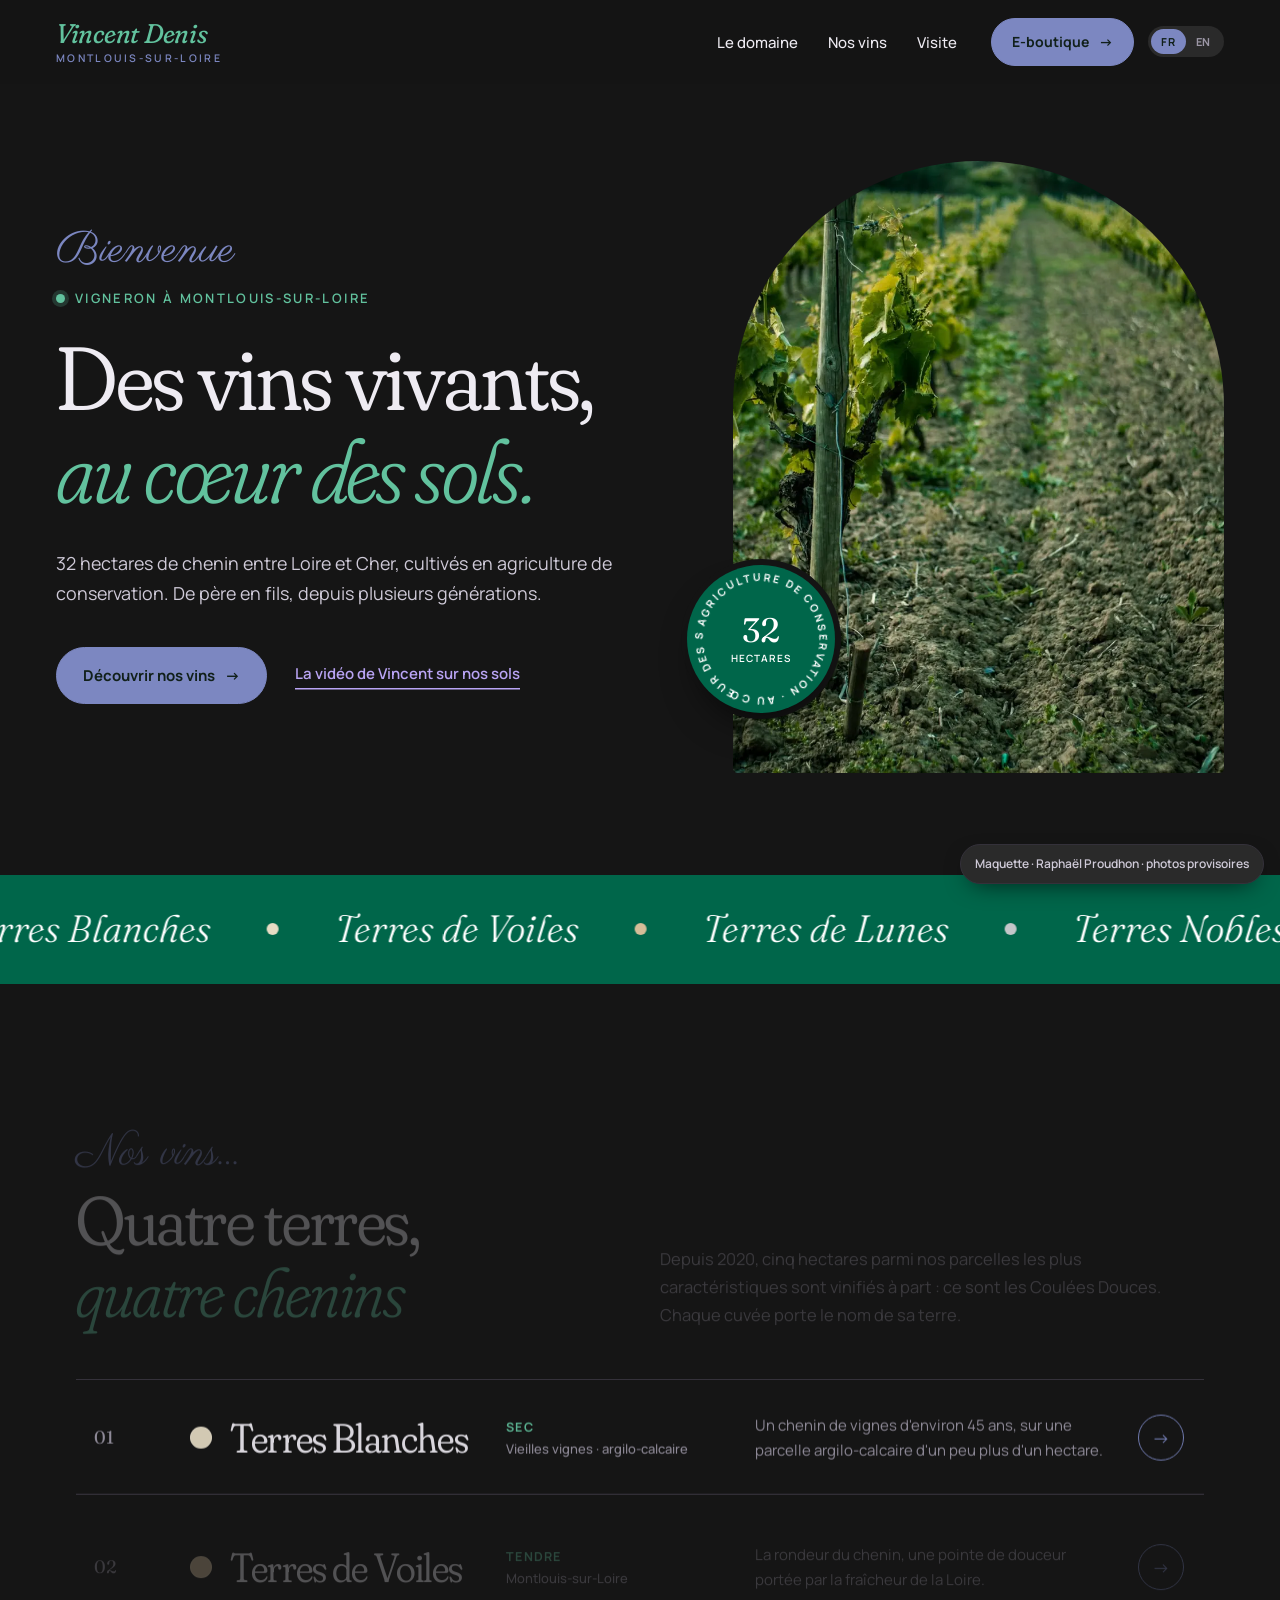
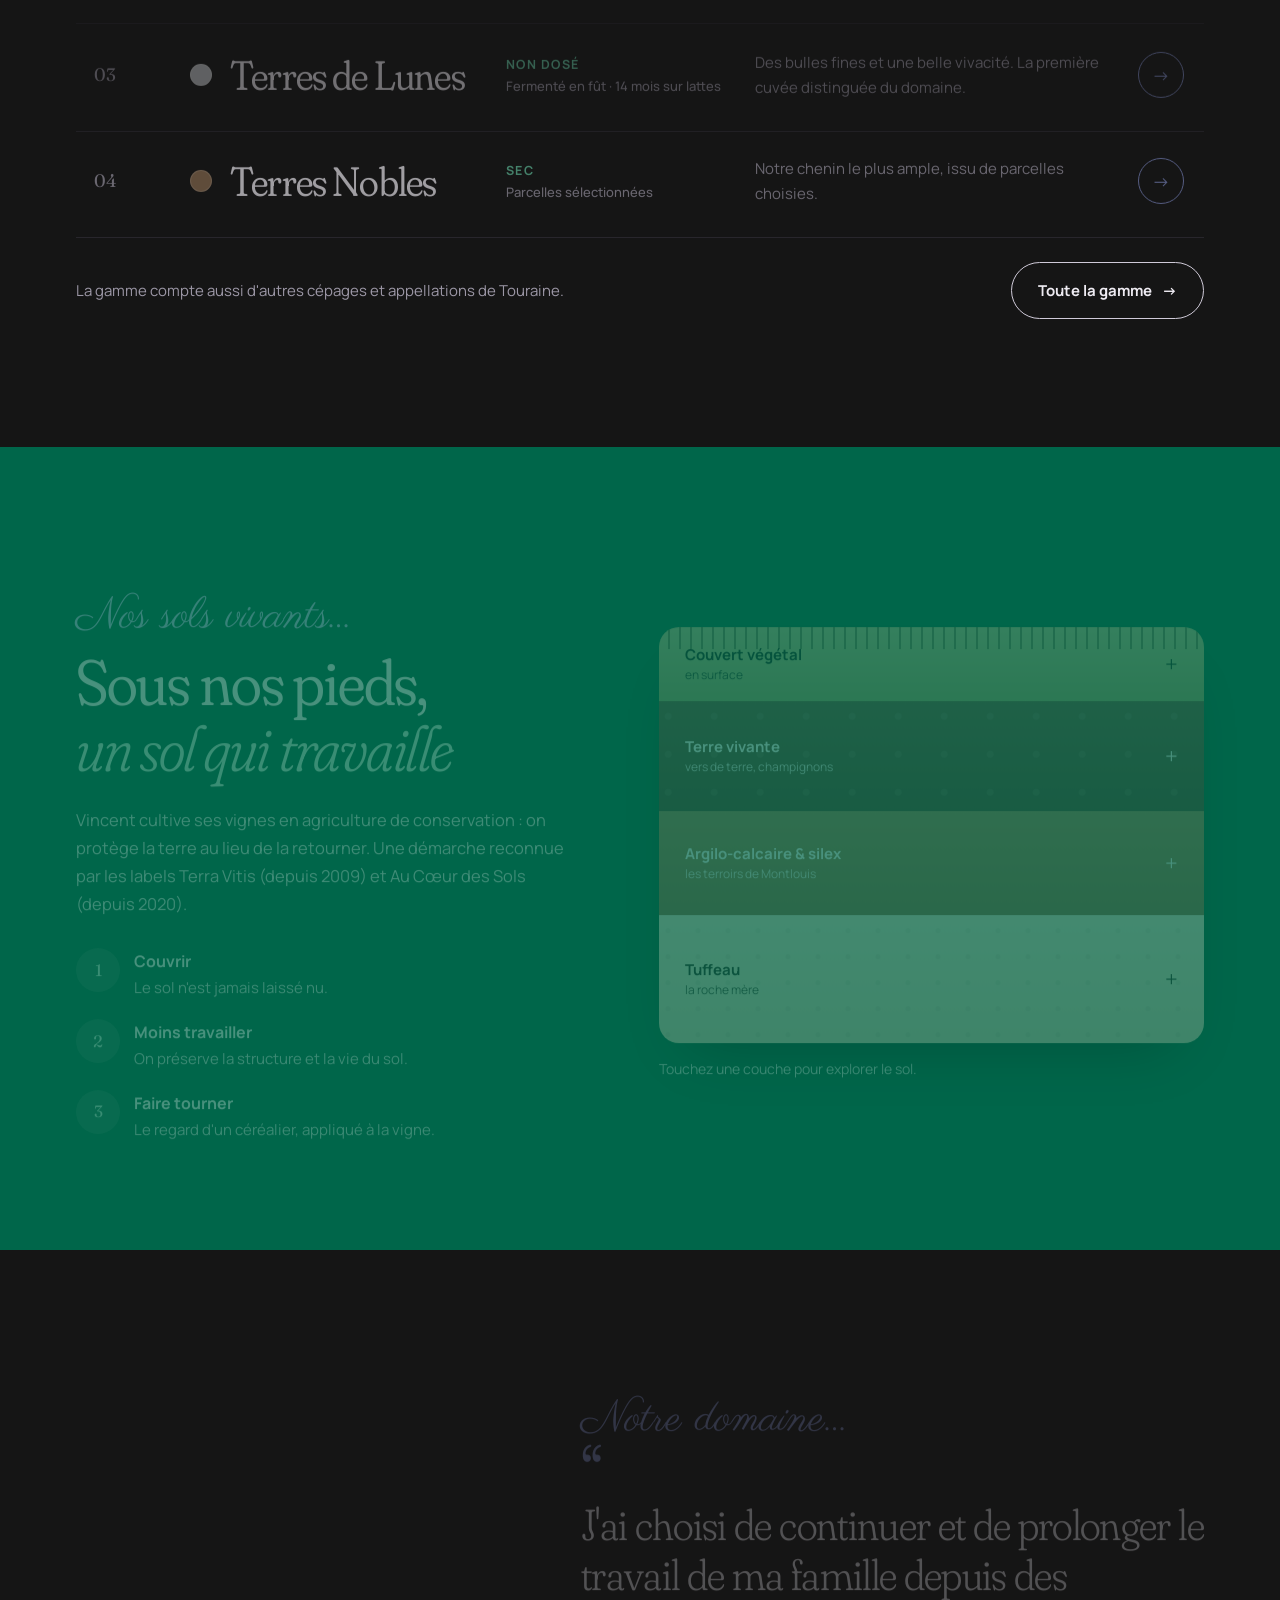
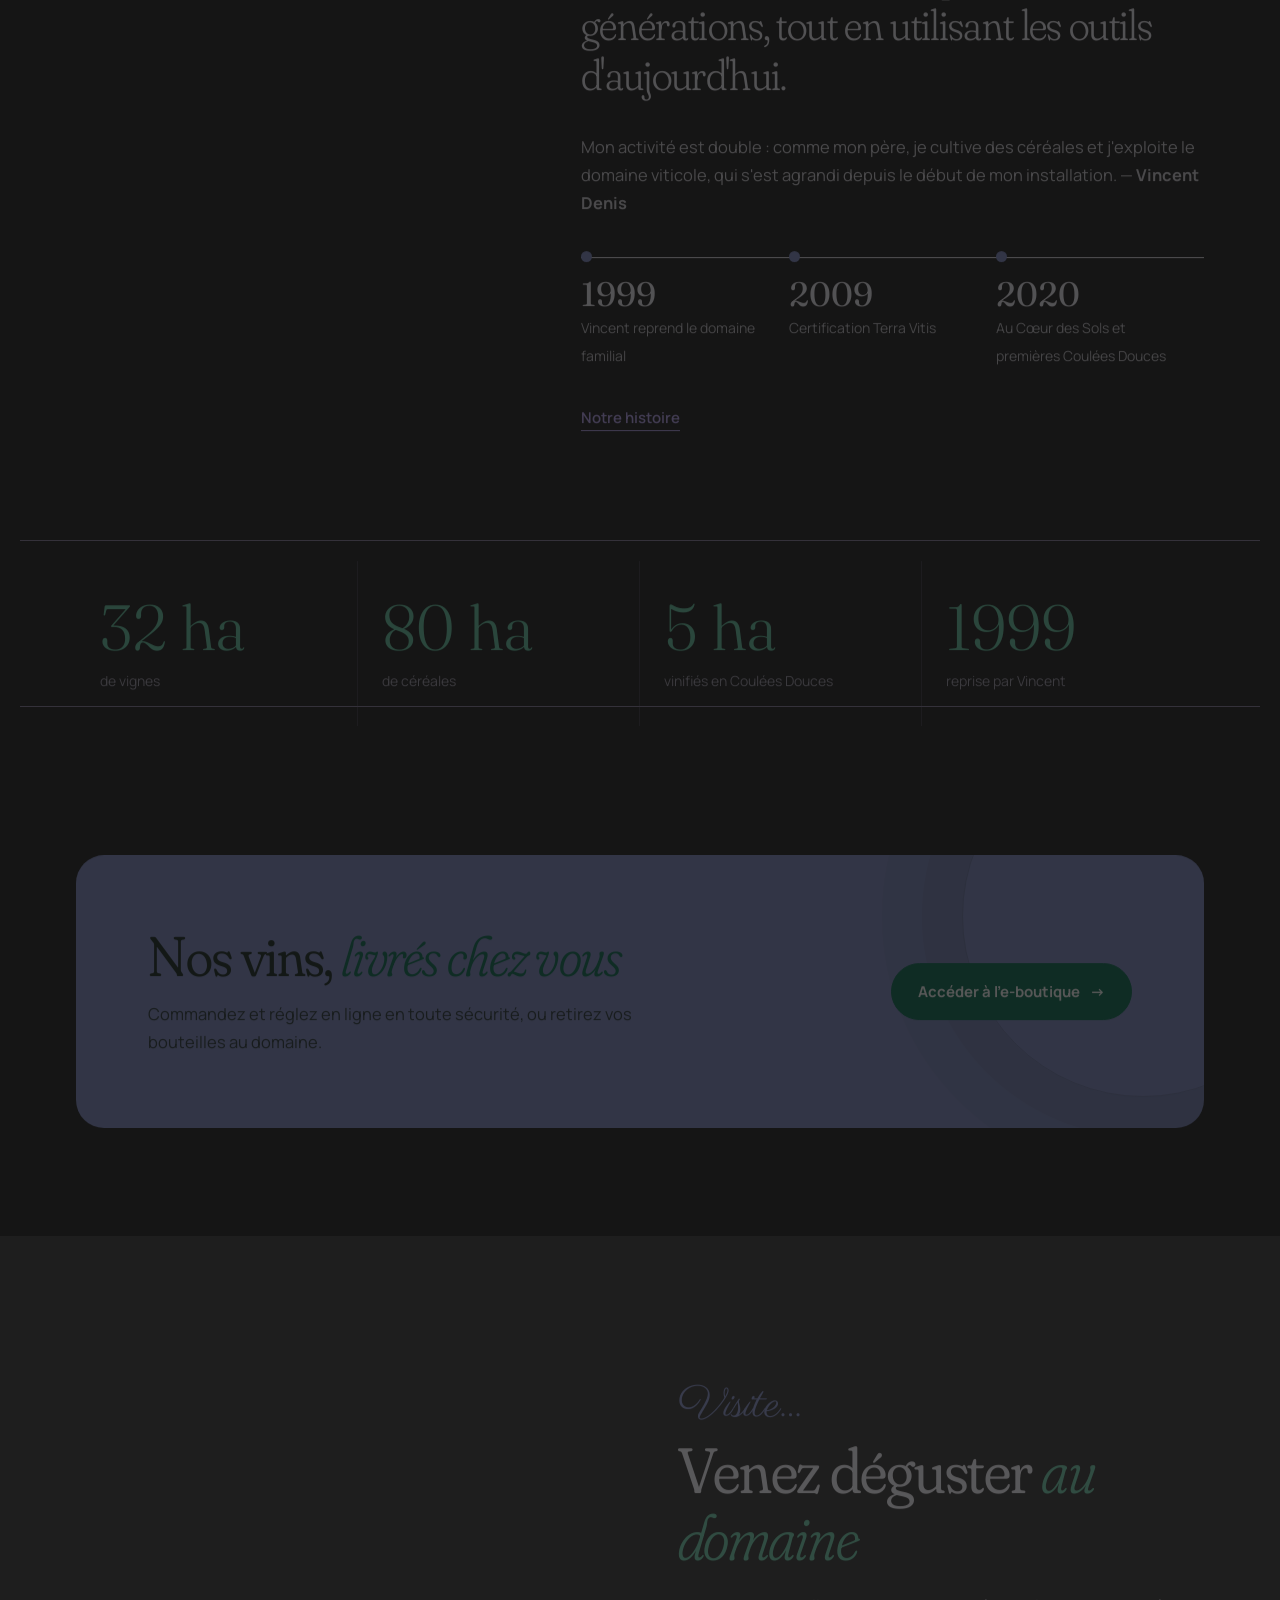
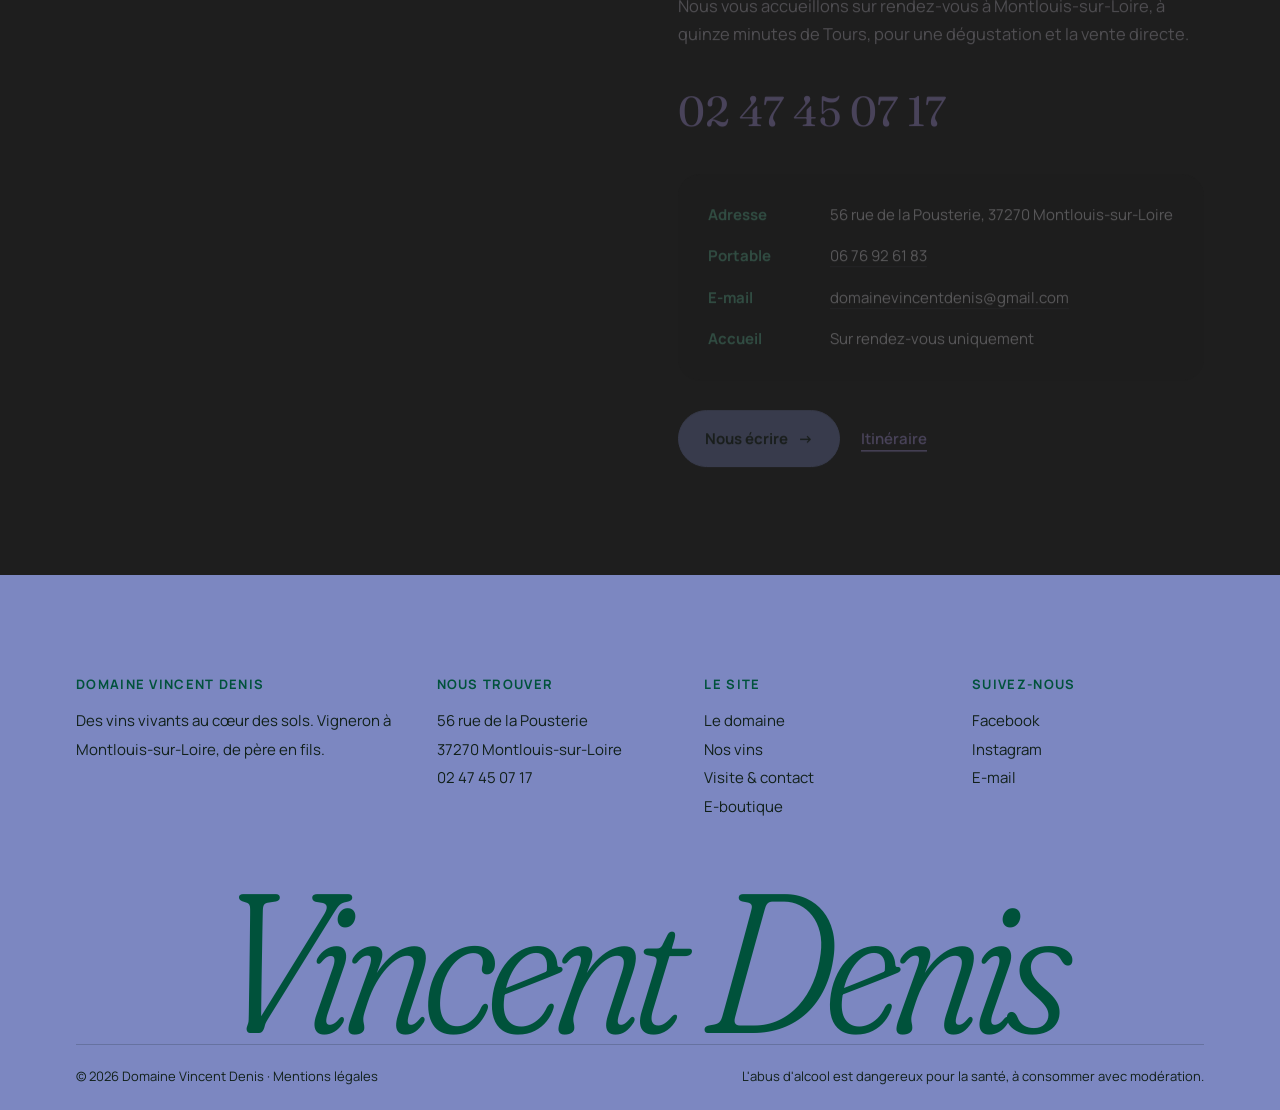
<file: index.html>
<!DOCTYPE html>
<html lang="fr">
<head>
<meta charset="UTF-8">
<meta name="viewport" content="width=device-width, initial-scale=1.0">
<meta name="robots" content="noindex, nofollow">
<title>Domaine Vincent Denis – maquette</title>
<!-- La maquette vit dans maquette/ : GitHub Pages sert la racine, on y renvoie. -->
<meta http-equiv="refresh" content="0; url=maquette/">
<link rel="canonical" href="maquette/">
<style>body{background:#151515;color:#eeebf2;font-family:system-ui,sans-serif;display:grid;place-items:center;min-height:100vh;margin:0}a{color:#b9a4f4}</style>
</head>
<body>
<p>Redirection vers <a href="maquette/">la maquette du Domaine Vincent Denis</a>…</p>
</body>
</html>
</file>
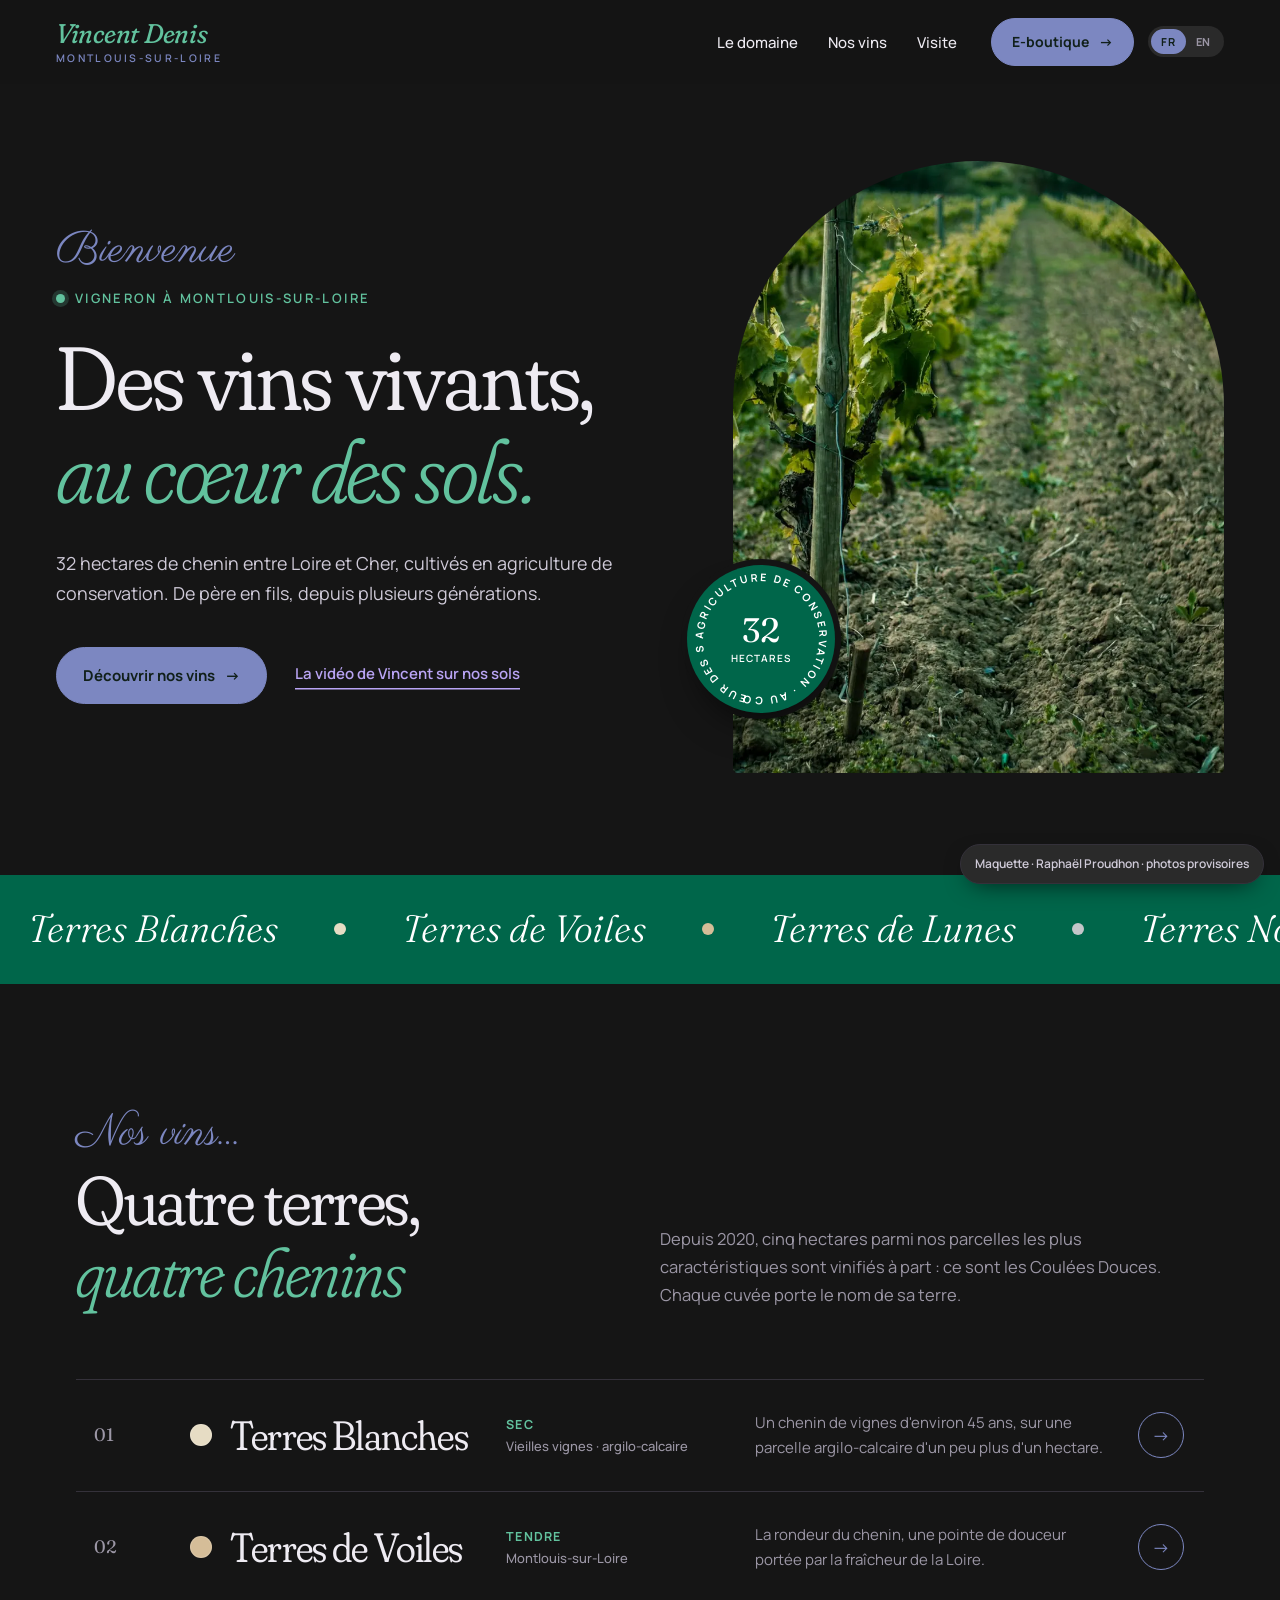
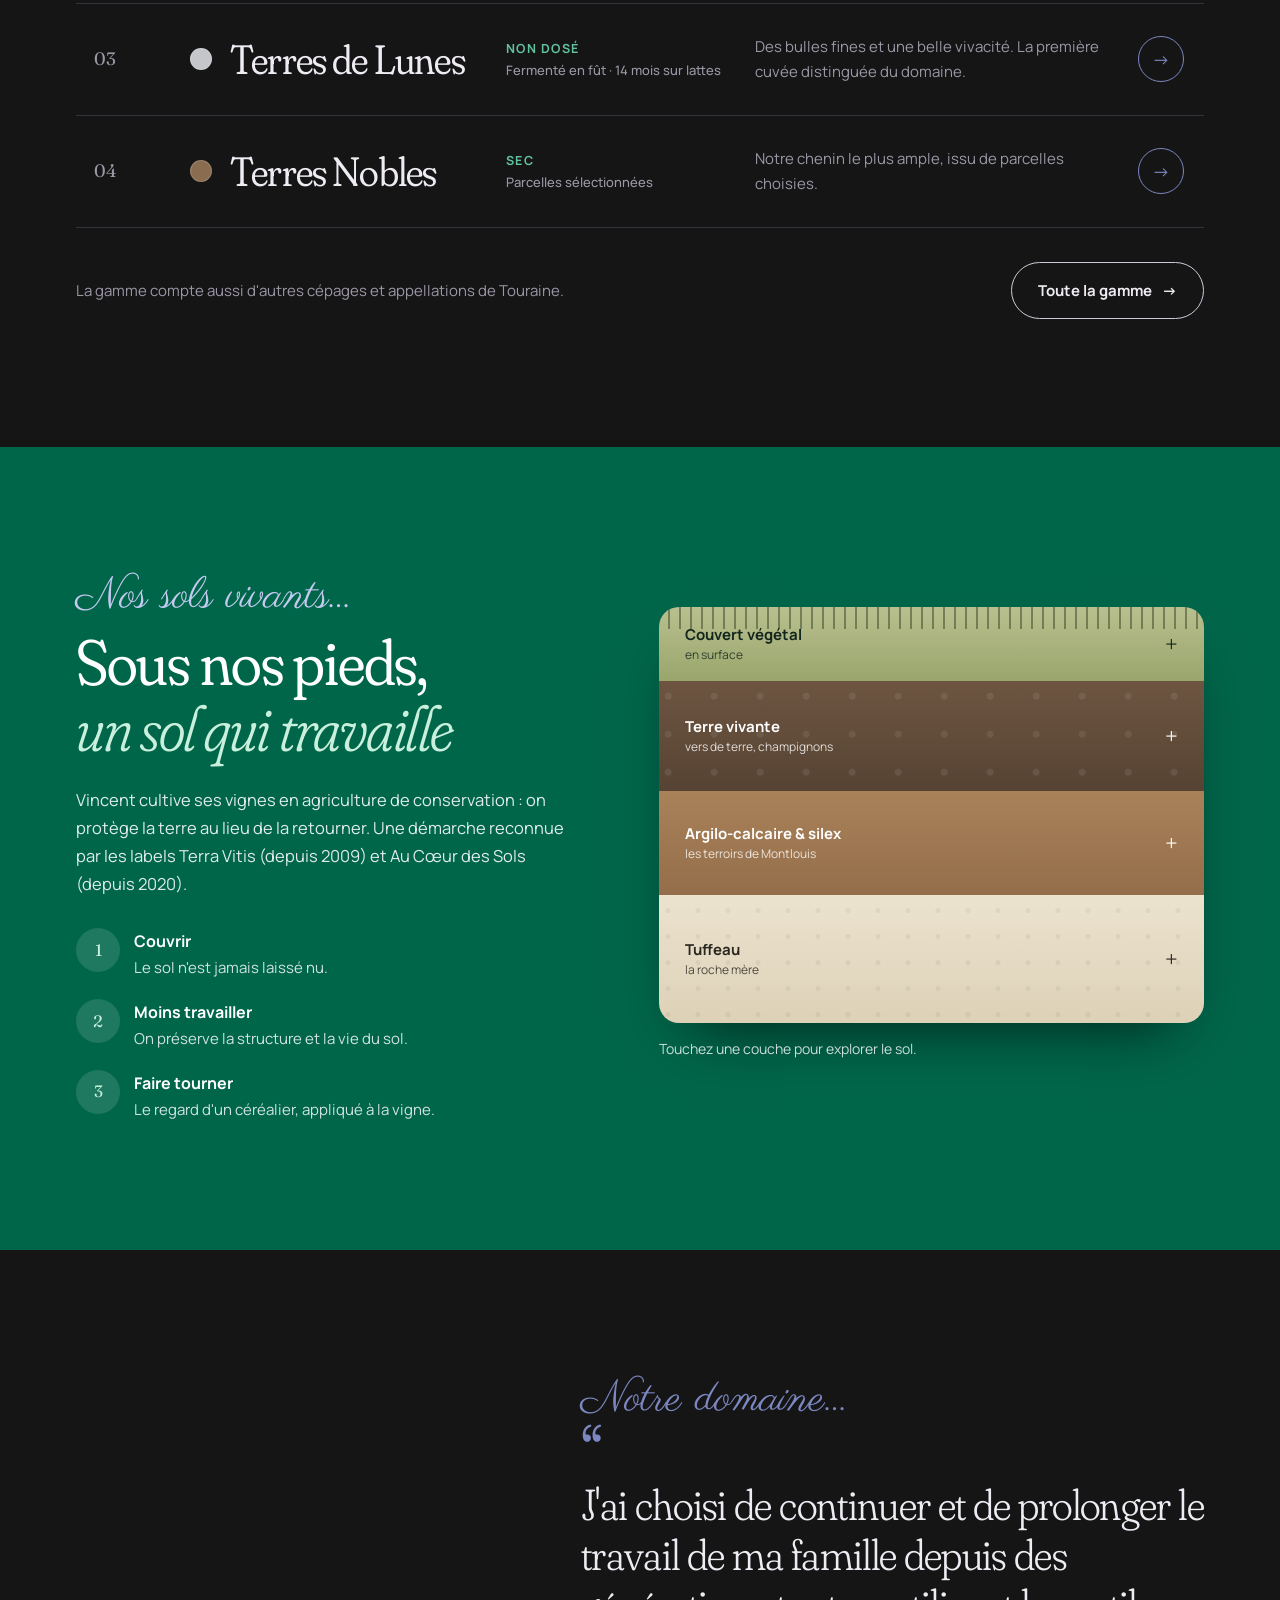
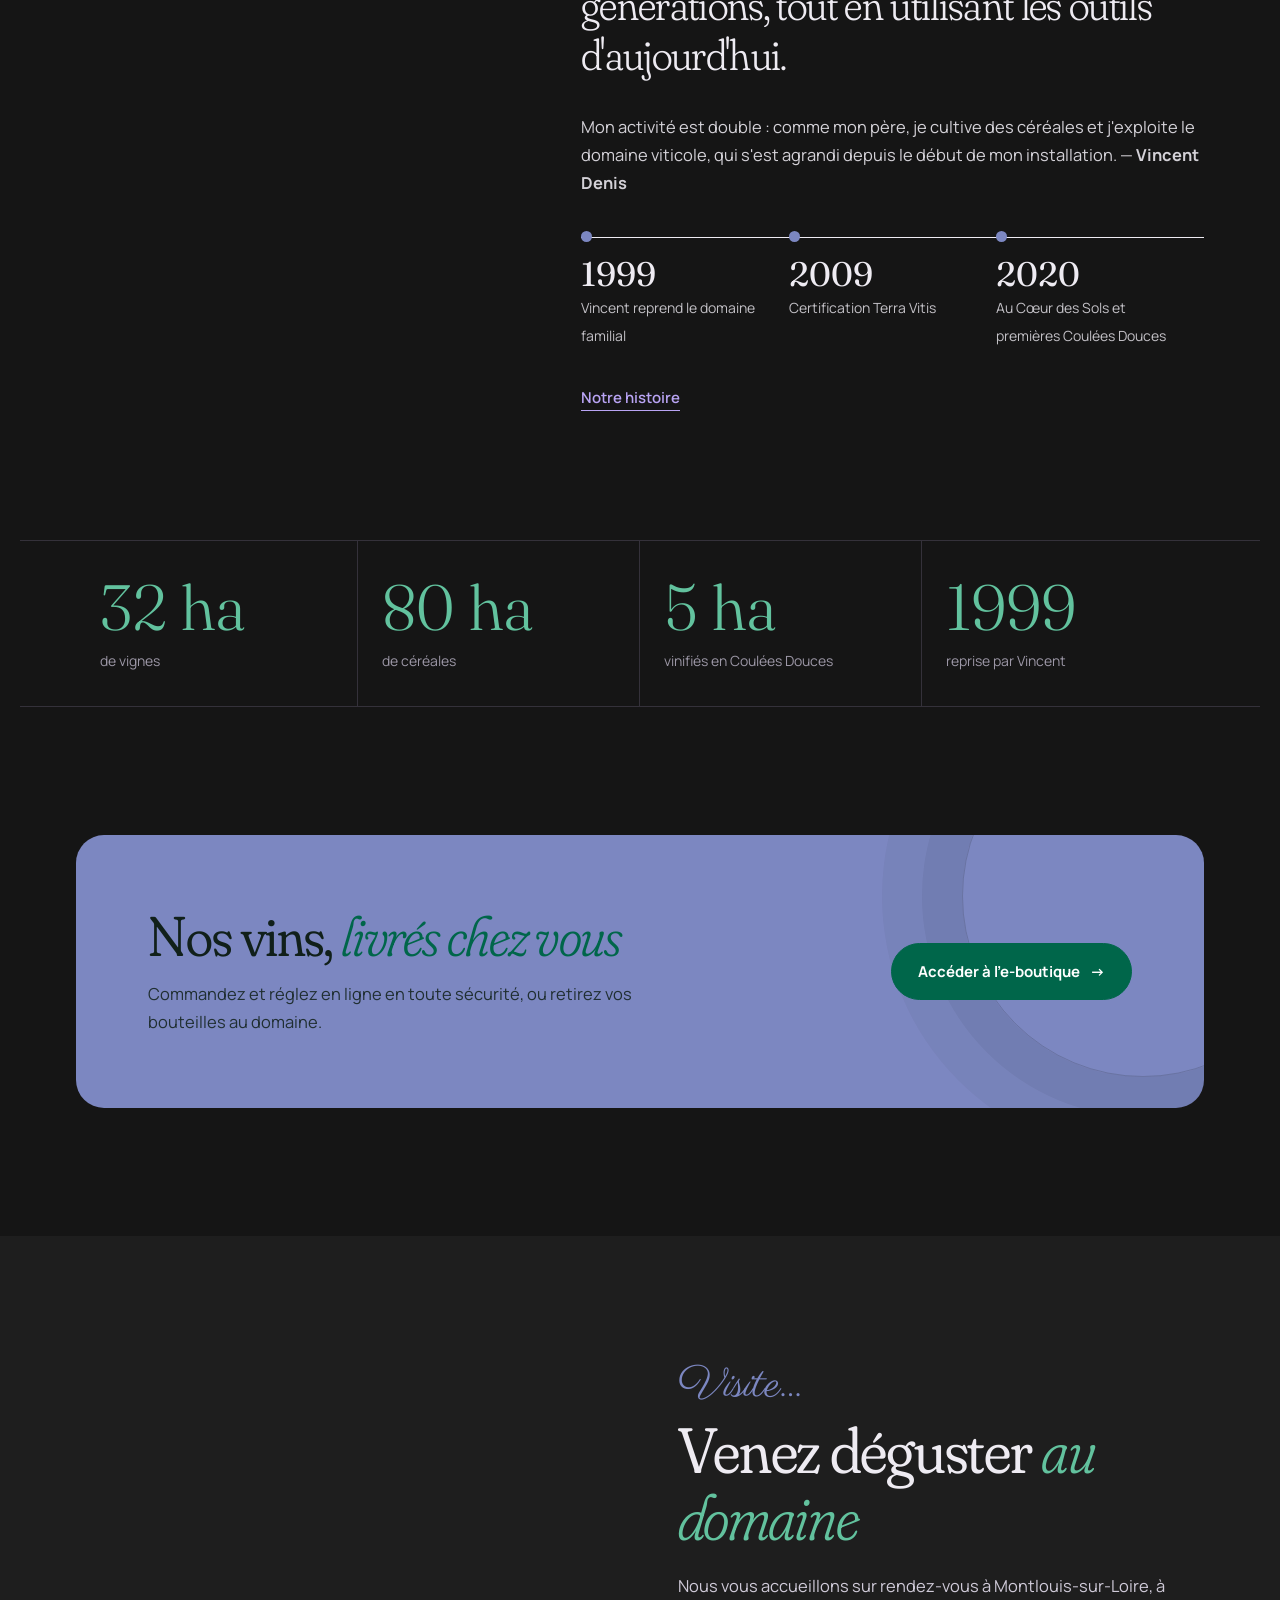
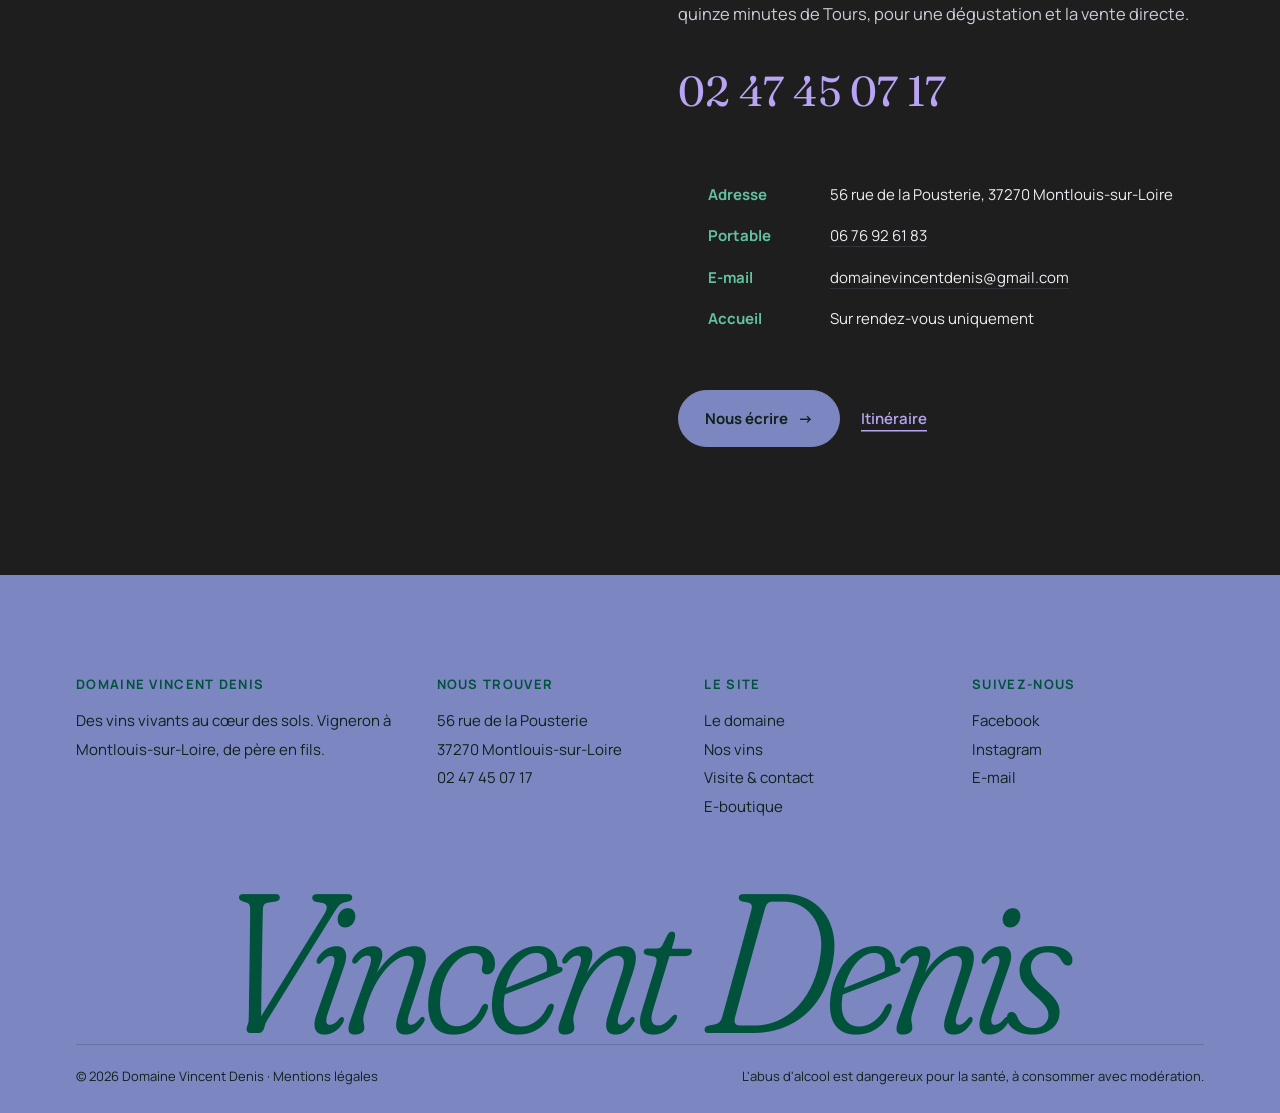
<file: maquette/index.html>
<!DOCTYPE html>
<html lang="fr">
<head>
<meta charset="UTF-8">
<meta name="viewport" content="width=device-width, initial-scale=1.0">
<title>Domaine Vincent Denis – Vins de Montlouis-sur-Loire</title>
<meta name="description" content="Domaine familial à Montlouis-sur-Loire : des vins vivants au cœur des sols. Chenin en agriculture de conservation, cuvées Coulées Douces, dégustation sur rendez-vous et e-boutique.">
<meta name="robots" content="noindex, nofollow">
<link rel="preconnect" href="https://fonts.googleapis.com">
<link rel="preconnect" href="https://fonts.gstatic.com" crossorigin>
<link rel="stylesheet" href="https://fonts.googleapis.com/css2?family=Fraunces:ital,opsz,wght@0,9..144,300..500;1,9..144,300..500&family=Manrope:wght@400;500;600;700&family=Parisienne&display=swap">
<link rel="stylesheet" href="assets/css/style.css?v=4">
</head>
<body>

<a class="skip" href="#contenu">Aller au contenu</a>

<header class="header">
    <div class="header-inner">
        <a href="index.html" class="logo" aria-label="Domaine Vincent Denis, accueil"><b>Vincent Denis</b><small>Montlouis-sur-Loire</small></a>

        <button class="nav-toggle" id="navToggle" aria-expanded="false" aria-controls="mainNav"><span>Menu</span><i></i></button>

        <nav id="mainNav" aria-label="Navigation principale">
            <ul><li><a href="domaine.html"><span data-en="The estate">Le domaine</span></a></li><li><a href="vins.html"><span data-en="Our wines">Nos vins</span></a></li><li><a href="visite.html"><span data-en="Visit">Visite</span></a></li></ul>
            <div class="nav-actions">
                <a class="btn" href="https://domaine-vincent-denis.plugwine.com" target="_blank" rel="noopener"><span data-en="Shop">E-boutique</span> <span class="arrow" aria-hidden="true">→</span></a>
                <div class="lang-switch" role="group" aria-label="Langue">
                    <button type="button" data-lang="fr" aria-pressed="true">FR</button>
                    <button type="button" data-lang="en" aria-pressed="false">EN</button>
                </div>
            </div>
        </nav>
    </div>
</header>

<main id="contenu">

<section class="opening">
    <div>
        <span class="script" data-en="Welcome">Bienvenue</span>
        <p class="kicker" data-en="Winegrower in Montlouis-sur-Loire">Vigneron à Montlouis-sur-Loire</p>
        <h1 data-en="Living wines,&lt;br&gt;&lt;em&gt;from living soils.&lt;/em&gt;">Des vins vivants,<br><em>au cœur des sols.</em></h1>
        <p class="lead" data-en="32 hectares of chenin between the Loire and the Cher, farmed with conservation agriculture. Handed down father to son for generations.">32 hectares de chenin entre Loire et Cher, cultivés en agriculture de conservation. De père en fils, depuis plusieurs générations.</p>
        <div class="actions">
            <a class="btn" href="vins.html"><span data-en="Discover our wines">Découvrir nos vins</span> <span class="arrow" aria-hidden="true">→</span></a>
            <a class="text-link" href="#sols"><span data-en="Vincent&#x27;s video about our soils">La vidéo de Vincent sur nos sols</span></a>
        </div>
    </div>
    <div class="opening-visual">
        <div class="arch"><img src="assets/images/terroir.webp" alt="Rang de vigne au printemps : un jeune cep attaché à son piquet, et entre les rangs une terre meuble où repoussent de petites plantes." data-en-alt="A vineyard row in spring: a young vine tied to its stake, with loose soil between the rows where small plants are growing back." fetchpriority="high"></div>
        <div class="seal" aria-hidden="true">
            <svg viewBox="0 0 148 148"><defs><path id="ring" d="M74 74 m-58 0 a58 58 0 1 1 116 0 a58 58 0 1 1 -116 0"/></defs>
                <text><textPath href="#ring">Agriculture de conservation · Au Cœur des Sols ·</textPath></text></svg>
            <b>32<small>HECTARES</small></b>
        </div>
    </div>
</section>

<div class="ribbon" aria-hidden="true">
    <div class="ribbon-track"><span style="--dot:var(--t-blanches)">Terres Blanches</span><span style="--dot:var(--t-voiles)">Terres de Voiles</span><span style="--dot:var(--t-lunes)">Terres de Lunes</span><span style="--dot:var(--t-nobles)">Terres Nobles</span><span style="--dot:var(--t-blanches)">Terres Blanches</span><span style="--dot:var(--t-voiles)">Terres de Voiles</span><span style="--dot:var(--t-lunes)">Terres de Lunes</span><span style="--dot:var(--t-nobles)">Terres Nobles</span><span style="--dot:var(--t-blanches)">Terres Blanches</span><span style="--dot:var(--t-voiles)">Terres de Voiles</span><span style="--dot:var(--t-lunes)">Terres de Lunes</span><span style="--dot:var(--t-nobles)">Terres Nobles</span><span style="--dot:var(--t-blanches)">Terres Blanches</span><span style="--dot:var(--t-voiles)">Terres de Voiles</span><span style="--dot:var(--t-lunes)">Terres de Lunes</span><span style="--dot:var(--t-nobles)">Terres Nobles</span></div>
</div>

<section class="section">
    <div class="wrap">
        <div class="section-head">
            <div>
                <span class="script" data-en="Our wines…">Nos vins…</span>
                <h2 data-en="Four soils,&lt;br&gt;&lt;em&gt;four chenins&lt;/em&gt;">Quatre terres,<br><em>quatre chenins</em></h2>
            </div>
            <p data-en="Since 2020, five hectares of our most distinctive plots have been vinified separately: the Coulées Douces. Each wine is named after its soil.">Depuis 2020, cinq hectares parmi nos parcelles les plus caractéristiques sont vinifiés à part : ce sont les Coulées Douces. Chaque cuvée porte le nom de sa terre.</p>
        </div>
        <ul class="terres">
        <li class="terre" data-type="sec" style="--swatch:var(--t-blanches)">
            <span class="num">01</span>
            <h3>Terres Blanches</h3>
            <span class="style"><span data-en="Dry">Sec</span><small data-en="Old vines · clay-limestone">Vieilles vignes · argilo-calcaire</small></span>
            <p data-en="Chenin from 45-year-old vines on a clay-limestone plot of just over one hectare.">Un chenin de vignes d'environ 45 ans, sur une parcelle argilo-calcaire d'un peu plus d'un hectare.</p>
            <a class="go" href="https://domaine-vincent-denis.plugwine.com" target="_blank" rel="noopener" aria-label="Commander Terres Blanches">→</a>
        </li>
        <li class="terre" data-type="tendre" style="--swatch:var(--t-voiles)">
            <span class="num">02</span>
            <h3>Terres de Voiles</h3>
            <span class="style"><span data-en="Off-dry">Tendre</span><small data-en="Montlouis-sur-Loire">Montlouis-sur-Loire</small></span>
            <p data-en="The roundness of chenin, a touch of sweetness lifted by Loire freshness.">La rondeur du chenin, une pointe de douceur portée par la fraîcheur de la Loire.</p>
            <a class="go" href="https://domaine-vincent-denis.plugwine.com" target="_blank" rel="noopener" aria-label="Commander Terres de Voiles">→</a>
        </li>
        <li class="terre" data-type="bulles" style="--swatch:var(--t-lunes)">
            <span class="num">03</span>
            <h3>Terres de Lunes</h3>
            <span class="style"><span data-en="Zero dosage">Non dosé</span><small data-en="Barrel-fermented · 14 months on lees">Fermenté en fût · 14 mois sur lattes</small></span>
            <p data-en="Fine bubbles and real energy. The estate&#x27;s first award-winning wine.">Des bulles fines et une belle vivacité. La première cuvée distinguée du domaine.</p>
            <a class="go" href="https://domaine-vincent-denis.plugwine.com" target="_blank" rel="noopener" aria-label="Commander Terres de Lunes">→</a>
        </li>
        <li class="terre" data-type="sec" style="--swatch:var(--t-nobles)">
            <span class="num">04</span>
            <h3>Terres Nobles</h3>
            <span class="style"><span data-en="Dry">Sec</span><small data-en="Selected plots">Parcelles sélectionnées</small></span>
            <p data-en="Our most generous chenin, from selected plots.">Notre chenin le plus ample, issu de parcelles choisies.</p>
            <a class="go" href="https://domaine-vincent-denis.plugwine.com" target="_blank" rel="noopener" aria-label="Commander Terres Nobles">→</a>
        </li>
    </ul>
        <div class="terres-foot">
            <p data-en="The range also includes other grapes and Touraine appellations.">La gamme compte aussi d'autres cépages et appellations de Touraine.</p>
            <a class="btn btn-ghost" href="vins.html"><span data-en="The full range">Toute la gamme</span> <span class="arrow" aria-hidden="true">→</span></a>
        </div>
    </div>
</section>

<section class="section section-green" id="sols">
    <div class="wrap soil">
        <div>
            <span class="script" data-en="Living soils…">Nos sols vivants…</span>
            <h2 data-en="Beneath our feet,&lt;br&gt;&lt;em&gt;a soil at work&lt;/em&gt;">Sous nos pieds,<br><em>un sol qui travaille</em></h2>
            <p data-en="Vincent farms his vines using conservation agriculture: protecting the soil instead of turning it over. An approach recognised by the Terra Vitis (since 2009) and Au Cœur des Sols (since 2020) labels.">Vincent cultive ses vignes en agriculture de conservation : on protège la terre au lieu de la retourner. Une démarche reconnue par les labels Terra Vitis (depuis 2009) et Au Cœur des Sols (depuis 2020).</p>
            <ul class="practices">
                <li><span>1</span><div><b data-en="Cover">Couvrir</b><p data-en="The soil is never left bare.">Le sol n'est jamais laissé nu.</p></div></li>
                <li><span>2</span><div><b data-en="Till less">Moins travailler</b><p data-en="We preserve soil structure and life.">On préserve la structure et la vie du sol.</p></div></li>
                <li><span>3</span><div><b data-en="Rotate">Faire tourner</b><p data-en="A cereal farmer&#x27;s eye, applied to vines.">Le regard d'un céréalier, appliqué à la vigne.</p></div></li>
            </ul>
        </div>
        <div>
            <div class="profile" role="group" aria-label="Coupe du sol, cliquez sur une couche">
            <button class="layer l-couvert" type="button" aria-expanded="false" aria-controls="layer-couvert"><span><b data-en="Cover crops">Couvert végétal</b><br><small data-en="on top">en surface</small></span></button>
            <div class="layer-text" id="layer-couvert"><p data-en="Sown plants between the rows shield the soil from sun and rain, feed underground life and limit erosion.">Entre les rangs, des plantes semées protègent le sol du soleil et de la pluie, nourrissent la vie souterraine et limitent l'érosion.</p></div>
            <button class="layer l-vivant" type="button" aria-expanded="false" aria-controls="layer-vivant"><span><b data-en="Living soil">Terre vivante</b><br><small data-en="earthworms, fungi">vers de terre, champignons</small></span></button>
            <div class="layer-text" id="layer-vivant"><p data-en="Barely tilled, the soil keeps its structure: earthworms and fungi move air and water down to the roots.">Peu travaillée, la terre garde sa structure : vers de terre et champignons font circuler l'air et l'eau jusqu'aux racines.</p></div>
            <button class="layer l-argile" type="button" aria-expanded="false" aria-controls="layer-argile"><span><b data-en="Clay, limestone &amp;amp; flint">Argilo-calcaire &amp; silex</b><br><small data-en="Montlouis terroirs">les terroirs de Montlouis</small></span></button>
            <div class="layer-text" id="layer-argile"><p data-en="The typical Montlouis soils that give chenin its tension and minerality.">Les sols typiques de Montlouis, qui donnent au chenin sa tension et sa minéralité.</p></div>
            <button class="layer l-tuffeau" type="button" aria-expanded="false" aria-controls="layer-tuffeau"><span><b data-en="Tuffeau limestone">Tuffeau</b><br><small data-en="the bedrock">la roche mère</small></span></button>
            <div class="layer-text" id="layer-tuffeau"><p data-en="Touraine&#x27;s white stone, into which the cellars where our wines mature are dug.">La pierre blanche de Touraine, dans laquelle sont creusées les caves où mûrissent les vins.</p></div>
            </div>
            <p style="margin-top:14px;font-size:14px;opacity:.8" data-en="Tap a layer to explore the soil.">Touchez une couche pour explorer le sol.</p>
        </div>
    </div>
</section>

<section class="section">
    <div class="wrap family">
        <div class="arch"><img src="assets/images/vigneron.webp" alt="Un vigneron en casquette palisse les jeunes pousses de vigne le long du fil, entre les piquets en bois." data-en-alt="A winegrower in a cap trains young vine shoots along the wire, between wooden stakes." loading="lazy"></div>
        <div>
            <span class="script" data-en="Our estate…">Notre domaine…</span>
            <blockquote><span data-en="I chose to carry on and extend my family&#x27;s work of many generations, while using today&#x27;s tools.">J'ai choisi de continuer et de prolonger le travail de ma famille depuis des générations, tout en utilisant les outils d'aujourd'hui.</span></blockquote>
            <p data-en="My work is twofold: like my father, I grow cereals and run the wine estate, which has grown since I took over. — &lt;strong&gt;Vincent Denis&lt;/strong&gt;">Mon activité est double : comme mon père, je cultive des céréales et j'exploite le domaine viticole, qui s'est agrandi depuis le début de mon installation. — <strong>Vincent Denis</strong></p>
            <ol class="years">
                <li><strong>1999</strong><span data-en="Vincent takes over the family estate">Vincent reprend le domaine familial</span></li>
                <li><strong>2009</strong><span data-en="Terra Vitis certification">Certification Terra Vitis</span></li>
                <li><strong>2020</strong><span data-en="Au Cœur des Sols and first Coulées Douces">Au Cœur des Sols et premières Coulées Douces</span></li>
            </ol>
            <a class="text-link" href="domaine.html"><span data-en="Our story">Notre histoire</span></a>
        </div>
    </div>
</section>

<section class="section" style="padding-top:0">
    <div class="wrap figures">
        <div><strong>32 ha</strong><span data-en="of vines">de vignes</span></div>
        <div><strong>80 ha</strong><span data-en="of cereals">de céréales</span></div>
        <div><strong>5 ha</strong><span data-en="vinified as Coulées Douces">vinifiés en Coulées Douces</span></div>
        <div><strong>1999</strong><span data-en="Vincent takes over">reprise par Vincent</span></div>
    </div>
</section>

<section class="section" style="padding-top:0">
    <div class="wrap">
        <div class="shop">
            <div>
                <h2 data-en="Our wines, &lt;em&gt;delivered to you&lt;/em&gt;">Nos vins, <em>livrés chez vous</em></h2>
                <p data-en="Order and pay securely online, or collect your bottles at the estate.">Commandez et réglez en ligne en toute sécurité, ou retirez vos bouteilles au domaine.</p>
            </div>
            <a class="btn" href="https://domaine-vincent-denis.plugwine.com" target="_blank" rel="noopener"><span data-en="Visit the online shop">Accéder à l'e-boutique</span> <span class="arrow" aria-hidden="true">→</span></a>
        </div>
    </div>
</section>

<section class="section section-raised">
    <div class="wrap visit">
        <div class="arch"><img src="assets/images/paysage-vigne.webp" alt="Coteaux de vignes au coucher du soleil, au-dessus d'une vallée de champs et de bois qui s'étend jusqu'à l'horizon." data-en-alt="Vineyard slopes at sunset, overlooking a valley of fields and woods stretching to the horizon." loading="lazy"></div>
        <div>
            <span class="script" data-en="Visit…">Visite…</span>
            <h2 data-en="Come and taste &lt;em&gt;at the estate&lt;/em&gt;">Venez déguster <em>au domaine</em></h2>
            <p data-en="We welcome you by appointment in Montlouis-sur-Loire, fifteen minutes from Tours, for tastings and direct sales.">Nous vous accueillons sur rendez-vous à Montlouis-sur-Loire, à quinze minutes de Tours, pour une dégustation et la vente directe.</p>
            <a class="big-phone" href="tel:+33247450717">02 47 45 07 17</a>
            <dl class="visit-card">
                <div><dt><span data-en="Address">Adresse</span></dt><dd>56 rue de la Pousterie, 37270 Montlouis-sur-Loire</dd></div>
                <div><dt><span data-en="Mobile">Portable</span></dt><dd><a href="tel:+33676926183">06 76 92 61 83</a></dd></div>
                <div><dt>E-mail</dt><dd><a href="mailto:domainevincentdenis@gmail.com">domainevincentdenis@gmail.com</a></dd></div>
                <div><dt><span data-en="Opening">Accueil</span></dt><dd><span data-en="By appointment only">Sur rendez-vous uniquement</span></dd></div>
            </dl>
            <a class="btn" href="visite.html#ecrire"><span data-en="Write to us">Nous écrire</span> <span class="arrow" aria-hidden="true">→</span></a>
            <a class="text-link" style="margin-left:18px" href="https://www.google.com/maps/search/?api=1&amp;query=56+rue+de+la+Pousterie+37270+Montlouis-sur-Loire" target="_blank" rel="noopener"><span data-en="Directions">Itinéraire</span></a>
        </div>
    </div>
</section>

</main>

<footer>
    <div class="wrap">
        <div class="footer-grid">
            <div>
                <h3>Domaine Vincent Denis</h3>
                <p class="intro" data-en="Living wines from living soils. Winegrowers in Montlouis-sur-Loire, father to son.">Des vins vivants au cœur des sols. Vigneron à Montlouis-sur-Loire, de père en fils.</p>
            </div>
            <div>
                <h3><span data-en="Find us">Nous trouver</span></h3>
                <p>56 rue de la Pousterie<br>37270 Montlouis-sur-Loire<br><a href="tel:+33247450717">02 47 45 07 17</a></p>
            </div>
            <div>
                <h3><span data-en="Site">Le site</span></h3>
                <ul>
                    <li><a href="domaine.html"><span data-en="The estate">Le domaine</span></a></li>
                    <li><a href="vins.html"><span data-en="Our wines">Nos vins</span></a></li>
                    <li><a href="visite.html"><span data-en="Visit &amp;amp; contact">Visite &amp; contact</span></a></li>
                    <li><a href="https://domaine-vincent-denis.plugwine.com" target="_blank" rel="noopener"><span data-en="Online shop">E-boutique</span></a></li>
                </ul>
            </div>
            <div>
                <h3><span data-en="Follow us">Suivez-nous</span></h3>
                <ul>
                    <li><a href="https://www.facebook.com/p/Domaine-Vincent-Denis-100063820932857/" target="_blank" rel="noopener">Facebook</a></li>
                    <li><a href="#">Instagram</a></li>
                    <li><a href="mailto:domainevincentdenis@gmail.com">E-mail</a></li>
                </ul>
            </div>
        </div>
    </div>
    <div class="wordmark" aria-hidden="true">Vincent Denis</div>
    <div class="wrap">
        <div class="footer-bottom">
            <p>© <span class="year">2026</span> Domaine Vincent Denis · <a href="#"><span data-en="Legal notice">Mentions légales</span></a></p>
            <p><span data-en="Alcohol abuse is dangerous for your health — please drink responsibly.">L'abus d'alcool est dangereux pour la santé, à consommer avec modération.</span></p>
        </div>
    </div>
</footer>

<div class="mockup-badge" role="note"><span data-en="Mock-up · Raphaël Proudhon · placeholder photos">Maquette · Raphaël Proudhon · photos provisoires</span></div>

<script src="assets/js/script.js?v=4" defer></script>
</body>
</html>
</file>
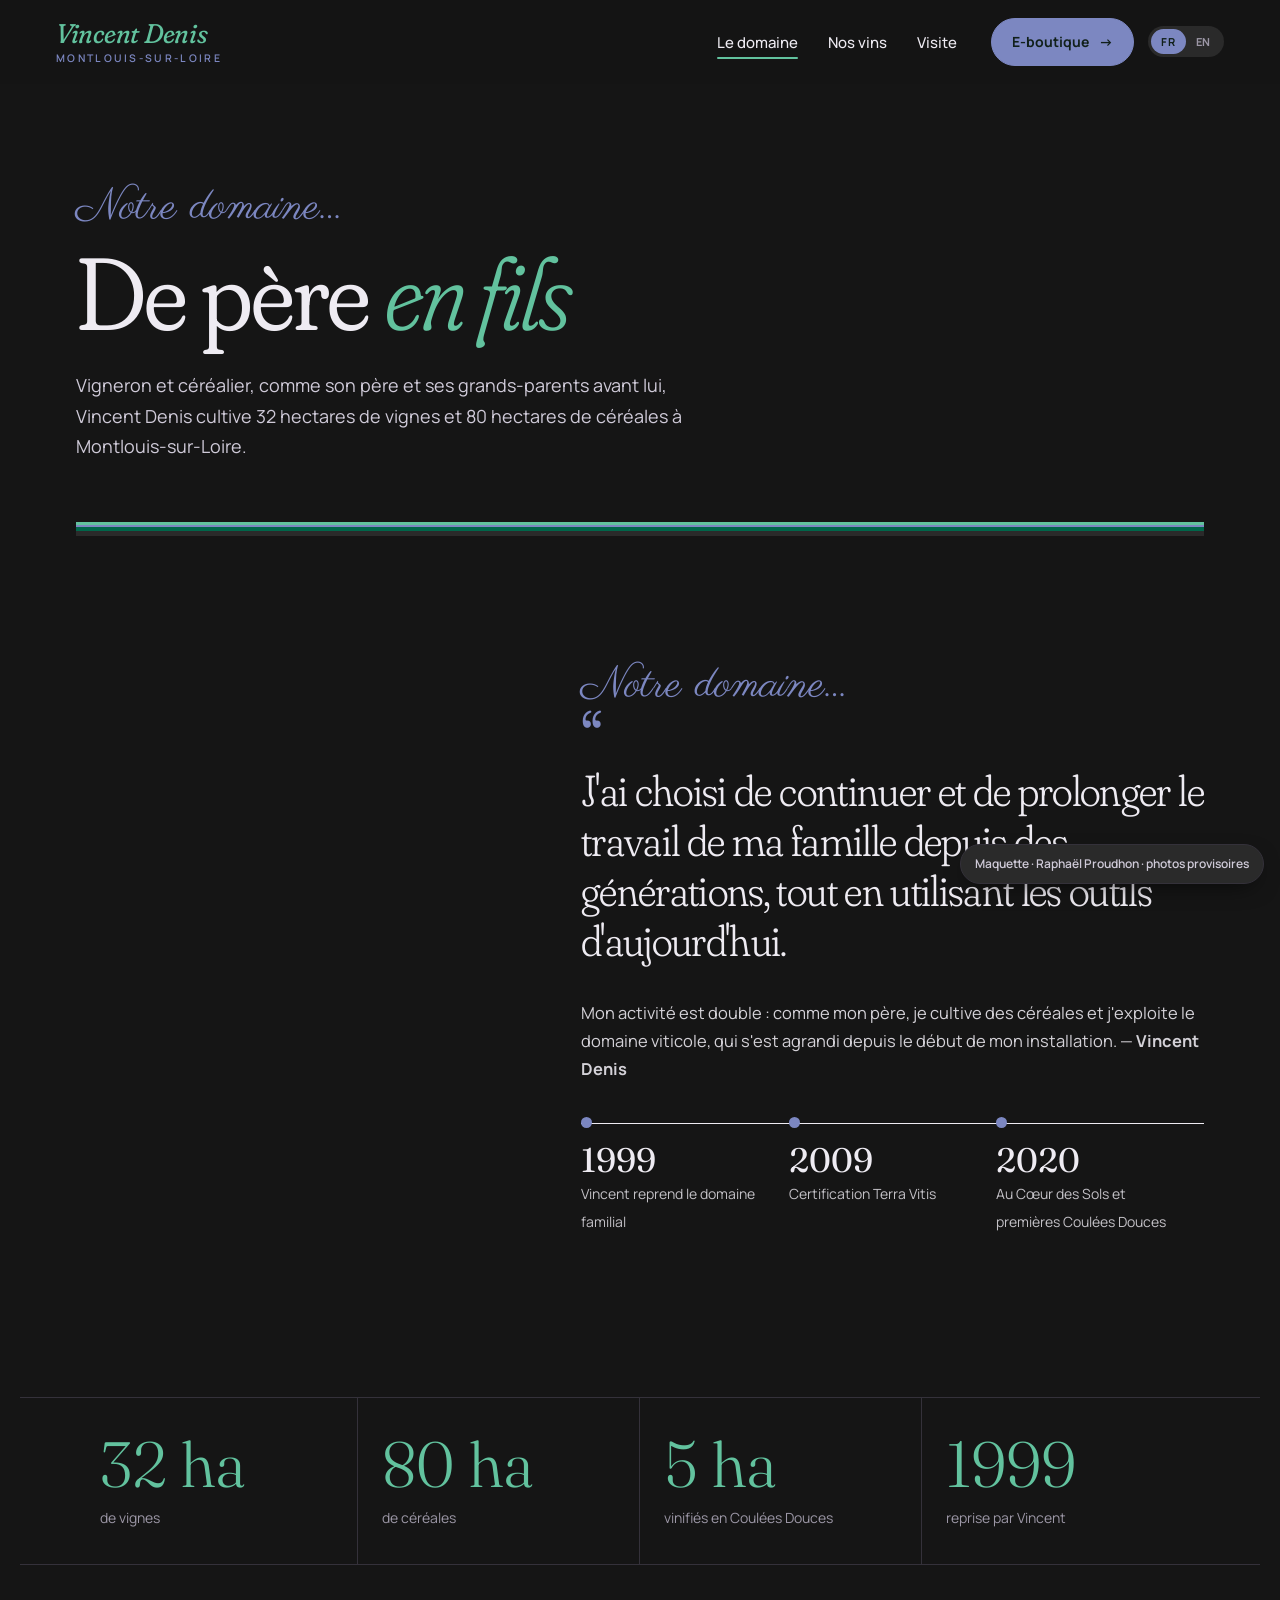
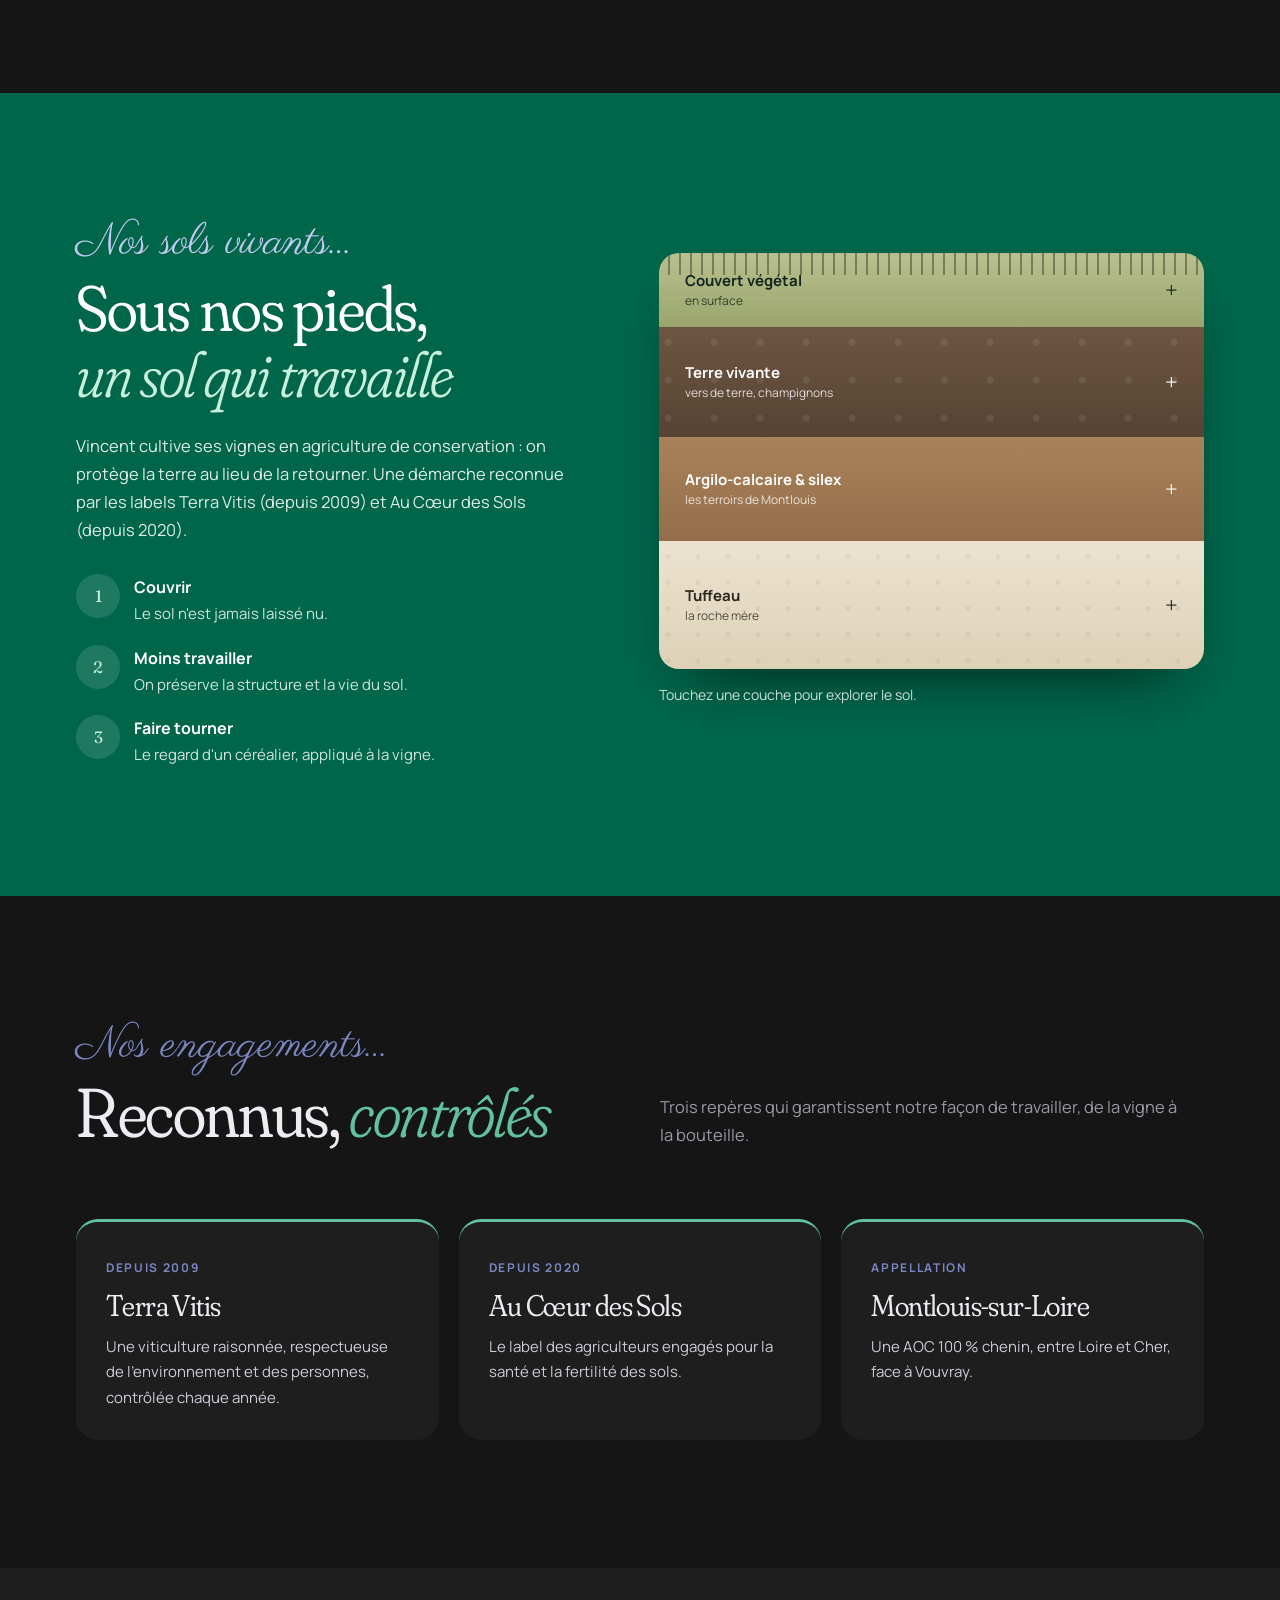
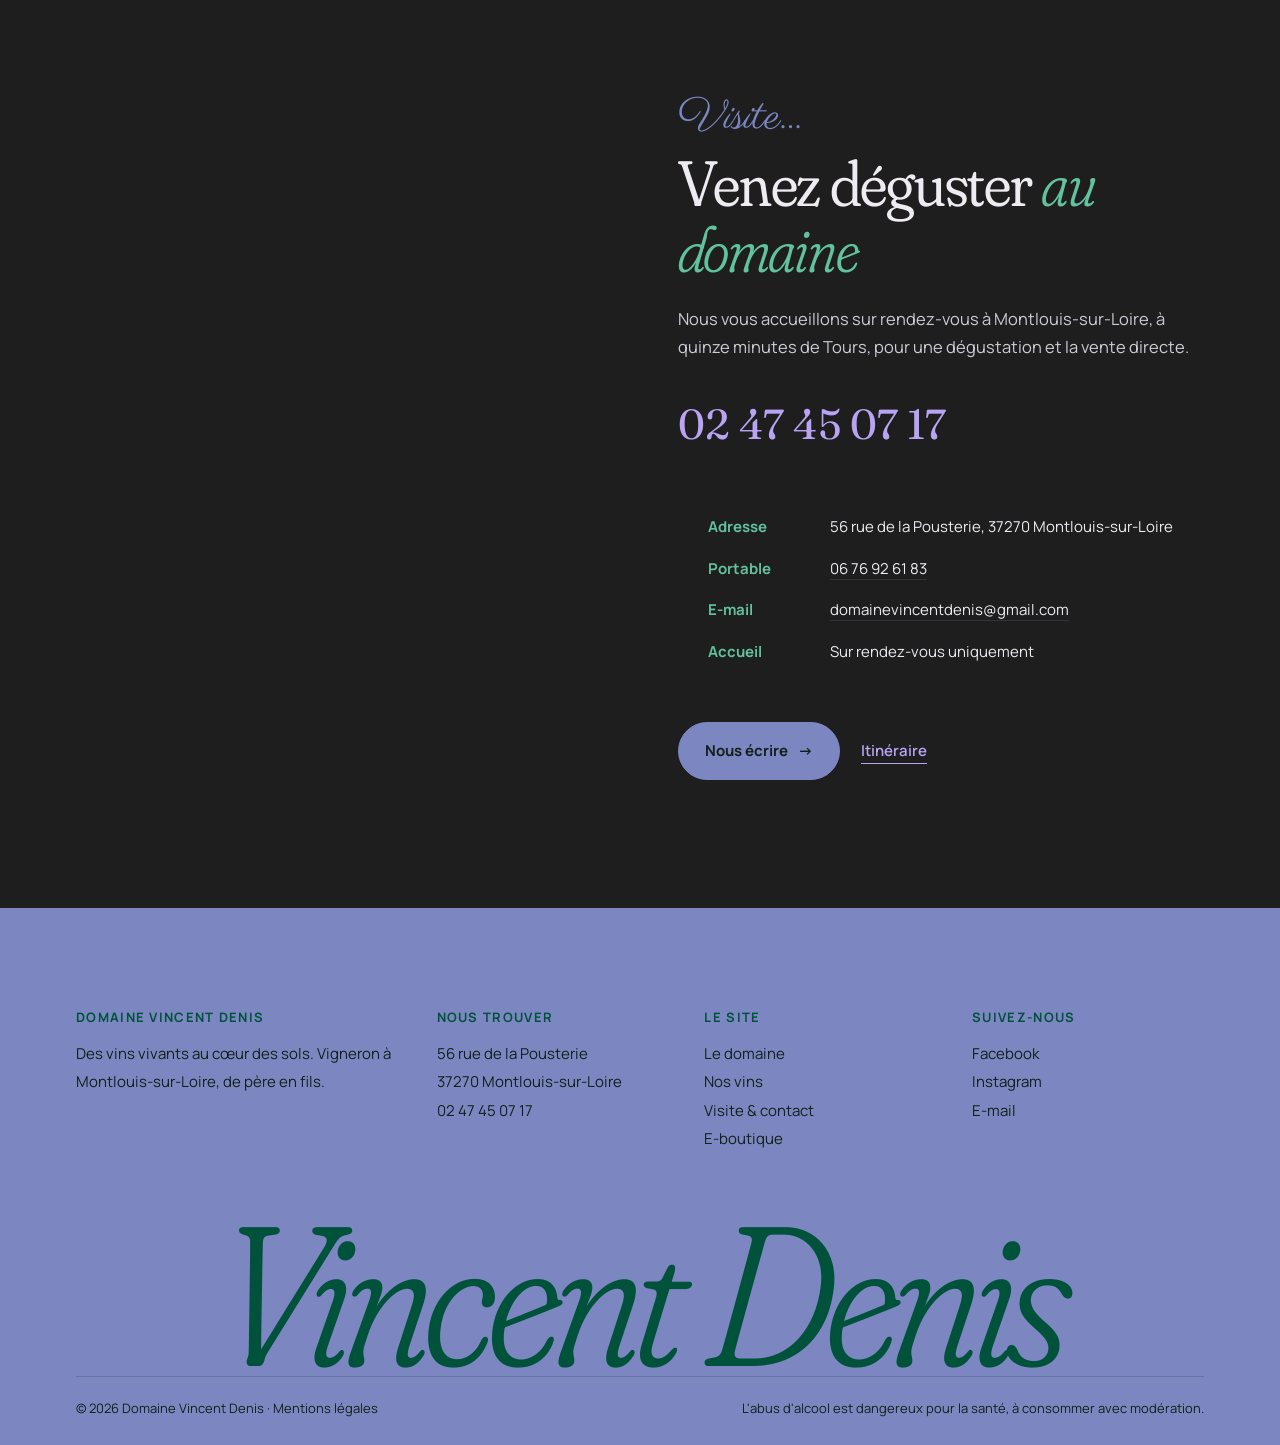
<file: maquette/domaine.html>
<!DOCTYPE html>
<html lang="fr">
<head>
<meta charset="UTF-8">
<meta name="viewport" content="width=device-width, initial-scale=1.0">
<title>Le domaine – Domaine Vincent Denis</title>
<meta name="description" content="De père en fils à Montlouis-sur-Loire : l'histoire du Domaine Vincent Denis et son agriculture de conservation.">
<meta name="robots" content="noindex, nofollow">
<link rel="preconnect" href="https://fonts.googleapis.com">
<link rel="preconnect" href="https://fonts.gstatic.com" crossorigin>
<link rel="stylesheet" href="https://fonts.googleapis.com/css2?family=Fraunces:ital,opsz,wght@0,9..144,300..500;1,9..144,300..500&family=Manrope:wght@400;500;600;700&family=Parisienne&display=swap">
<link rel="stylesheet" href="assets/css/style.css?v=4">
</head>
<body>

<a class="skip" href="#contenu">Aller au contenu</a>

<header class="header">
    <div class="header-inner">
        <a href="index.html" class="logo" aria-label="Domaine Vincent Denis, accueil"><b>Vincent Denis</b><small>Montlouis-sur-Loire</small></a>

        <button class="nav-toggle" id="navToggle" aria-expanded="false" aria-controls="mainNav"><span>Menu</span><i></i></button>

        <nav id="mainNav" aria-label="Navigation principale">
            <ul><li><a href="domaine.html" aria-current="page"><span data-en="The estate">Le domaine</span></a></li><li><a href="vins.html"><span data-en="Our wines">Nos vins</span></a></li><li><a href="visite.html"><span data-en="Visit">Visite</span></a></li></ul>
            <div class="nav-actions">
                <a class="btn" href="https://domaine-vincent-denis.plugwine.com" target="_blank" rel="noopener"><span data-en="Shop">E-boutique</span> <span class="arrow" aria-hidden="true">→</span></a>
                <div class="lang-switch" role="group" aria-label="Langue">
                    <button type="button" data-lang="fr" aria-pressed="true">FR</button>
                    <button type="button" data-lang="en" aria-pressed="false">EN</button>
                </div>
            </div>
        </nav>
    </div>
</header>

<main id="contenu">

<section class="page-head">
    <div class="wrap">
        <span class="script" data-en="Our estate…">Notre domaine…</span>
        <h1 data-en="Father &lt;em&gt;to son&lt;/em&gt;">De père <em>en fils</em></h1>
        <p data-en="A winegrower and cereal farmer like his father and grandparents before him, Vincent Denis farms 32 hectares of vines and 80 hectares of cereals in Montlouis-sur-Loire.">Vigneron et céréalier, comme son père et ses grands-parents avant lui, Vincent Denis cultive 32 hectares de vignes et 80 hectares de céréales à Montlouis-sur-Loire.</p>
    </div>
</section>
<div class="wrap"><div class="strata" aria-hidden="true"><span></span><span></span><span></span><span></span></div></div>

<section class="section">
    <div class="wrap family">
        <div class="arch"><img src="assets/images/vigneron.webp" alt="Un vigneron en casquette palisse les jeunes pousses de vigne le long du fil, entre les piquets en bois." data-en-alt="A winegrower in a cap trains young vine shoots along the wire, between wooden stakes." loading="lazy"></div>
        <div>
            <span class="script" data-en="Our estate…">Notre domaine…</span>
            <blockquote><span data-en="I chose to carry on and extend my family&#x27;s work of many generations, while using today&#x27;s tools.">J'ai choisi de continuer et de prolonger le travail de ma famille depuis des générations, tout en utilisant les outils d'aujourd'hui.</span></blockquote>
            <p data-en="My work is twofold: like my father, I grow cereals and run the wine estate, which has grown since I took over. — &lt;strong&gt;Vincent Denis&lt;/strong&gt;">Mon activité est double : comme mon père, je cultive des céréales et j'exploite le domaine viticole, qui s'est agrandi depuis le début de mon installation. — <strong>Vincent Denis</strong></p>
            <ol class="years">
                <li><strong>1999</strong><span data-en="Vincent takes over the family estate">Vincent reprend le domaine familial</span></li>
                <li><strong>2009</strong><span data-en="Terra Vitis certification">Certification Terra Vitis</span></li>
                <li><strong>2020</strong><span data-en="Au Cœur des Sols and first Coulées Douces">Au Cœur des Sols et premières Coulées Douces</span></li>
            </ol>
            
        </div>
    </div>
</section>

<section class="section" style="padding-top:0">
    <div class="wrap figures">
        <div><strong>32 ha</strong><span data-en="of vines">de vignes</span></div>
        <div><strong>80 ha</strong><span data-en="of cereals">de céréales</span></div>
        <div><strong>5 ha</strong><span data-en="vinified as Coulées Douces">vinifiés en Coulées Douces</span></div>
        <div><strong>1999</strong><span data-en="Vincent takes over">reprise par Vincent</span></div>
    </div>
</section>

<section class="section section-green" id="sols">
    <div class="wrap soil">
        <div>
            <span class="script" data-en="Living soils…">Nos sols vivants…</span>
            <h2 data-en="Beneath our feet,&lt;br&gt;&lt;em&gt;a soil at work&lt;/em&gt;">Sous nos pieds,<br><em>un sol qui travaille</em></h2>
            <p data-en="Vincent farms his vines using conservation agriculture: protecting the soil instead of turning it over. An approach recognised by the Terra Vitis (since 2009) and Au Cœur des Sols (since 2020) labels.">Vincent cultive ses vignes en agriculture de conservation : on protège la terre au lieu de la retourner. Une démarche reconnue par les labels Terra Vitis (depuis 2009) et Au Cœur des Sols (depuis 2020).</p>
            <ul class="practices">
                <li><span>1</span><div><b data-en="Cover">Couvrir</b><p data-en="The soil is never left bare.">Le sol n'est jamais laissé nu.</p></div></li>
                <li><span>2</span><div><b data-en="Till less">Moins travailler</b><p data-en="We preserve soil structure and life.">On préserve la structure et la vie du sol.</p></div></li>
                <li><span>3</span><div><b data-en="Rotate">Faire tourner</b><p data-en="A cereal farmer&#x27;s eye, applied to vines.">Le regard d'un céréalier, appliqué à la vigne.</p></div></li>
            </ul>
        </div>
        <div>
            <div class="profile" role="group" aria-label="Coupe du sol, cliquez sur une couche">
            <button class="layer l-couvert" type="button" aria-expanded="false" aria-controls="layer-couvert"><span><b data-en="Cover crops">Couvert végétal</b><br><small data-en="on top">en surface</small></span></button>
            <div class="layer-text" id="layer-couvert"><p data-en="Sown plants between the rows shield the soil from sun and rain, feed underground life and limit erosion.">Entre les rangs, des plantes semées protègent le sol du soleil et de la pluie, nourrissent la vie souterraine et limitent l'érosion.</p></div>
            <button class="layer l-vivant" type="button" aria-expanded="false" aria-controls="layer-vivant"><span><b data-en="Living soil">Terre vivante</b><br><small data-en="earthworms, fungi">vers de terre, champignons</small></span></button>
            <div class="layer-text" id="layer-vivant"><p data-en="Barely tilled, the soil keeps its structure: earthworms and fungi move air and water down to the roots.">Peu travaillée, la terre garde sa structure : vers de terre et champignons font circuler l'air et l'eau jusqu'aux racines.</p></div>
            <button class="layer l-argile" type="button" aria-expanded="false" aria-controls="layer-argile"><span><b data-en="Clay, limestone &amp;amp; flint">Argilo-calcaire &amp; silex</b><br><small data-en="Montlouis terroirs">les terroirs de Montlouis</small></span></button>
            <div class="layer-text" id="layer-argile"><p data-en="The typical Montlouis soils that give chenin its tension and minerality.">Les sols typiques de Montlouis, qui donnent au chenin sa tension et sa minéralité.</p></div>
            <button class="layer l-tuffeau" type="button" aria-expanded="false" aria-controls="layer-tuffeau"><span><b data-en="Tuffeau limestone">Tuffeau</b><br><small data-en="the bedrock">la roche mère</small></span></button>
            <div class="layer-text" id="layer-tuffeau"><p data-en="Touraine&#x27;s white stone, into which the cellars where our wines mature are dug.">La pierre blanche de Touraine, dans laquelle sont creusées les caves où mûrissent les vins.</p></div>
            </div>
            <p style="margin-top:14px;font-size:14px;opacity:.8" data-en="Tap a layer to explore the soil.">Touchez une couche pour explorer le sol.</p>
        </div>
    </div>
</section>

<section class="section">
    <div class="wrap">
        <div class="section-head">
            <div>
                <span class="script" data-en="Commitments…">Nos engagements…</span>
                <h2 data-en="Recognised, &lt;em&gt;audited&lt;/em&gt;">Reconnus, <em>contrôlés</em></h2>
            </div>
            <p data-en="Three markers that guarantee how we work, from vine to bottle.">Trois repères qui garantissent notre façon de travailler, de la vigne à la bouteille.</p>
        </div>
        <div class="labels">
            <article class="label-card"><span class="year-tag" data-en="Since 2009">Depuis 2009</span><h3>Terra Vitis</h3><p data-en="Sustainable viticulture that respects people and the environment, audited every year.">Une viticulture raisonnée, respectueuse de l'environnement et des personnes, contrôlée chaque année.</p></article>
            <article class="label-card"><span class="year-tag" data-en="Since 2020">Depuis 2020</span><h3>Au Cœur des Sols</h3><p data-en="The label for farmers committed to soil health and fertility.">Le label des agriculteurs engagés pour la santé et la fertilité des sols.</p></article>
            <article class="label-card"><span class="year-tag" data-en="Appellation">Appellation</span><h3>Montlouis-sur-Loire</h3><p data-en="A 100% chenin appellation between the Loire and the Cher, facing Vouvray.">Une AOC 100 % chenin, entre Loire et Cher, face à Vouvray.</p></article>
        </div>
    </div>
</section>

<section class="section section-raised">
    <div class="wrap visit">
        <div class="arch"><img src="assets/images/paysage-vigne.webp" alt="Coteaux de vignes au coucher du soleil, au-dessus d'une vallée de champs et de bois qui s'étend jusqu'à l'horizon." data-en-alt="Vineyard slopes at sunset, overlooking a valley of fields and woods stretching to the horizon." loading="lazy"></div>
        <div>
            <span class="script" data-en="Visit…">Visite…</span>
            <h2 data-en="Come and taste &lt;em&gt;at the estate&lt;/em&gt;">Venez déguster <em>au domaine</em></h2>
            <p data-en="We welcome you by appointment in Montlouis-sur-Loire, fifteen minutes from Tours, for tastings and direct sales.">Nous vous accueillons sur rendez-vous à Montlouis-sur-Loire, à quinze minutes de Tours, pour une dégustation et la vente directe.</p>
            <a class="big-phone" href="tel:+33247450717">02 47 45 07 17</a>
            <dl class="visit-card">
                <div><dt><span data-en="Address">Adresse</span></dt><dd>56 rue de la Pousterie, 37270 Montlouis-sur-Loire</dd></div>
                <div><dt><span data-en="Mobile">Portable</span></dt><dd><a href="tel:+33676926183">06 76 92 61 83</a></dd></div>
                <div><dt>E-mail</dt><dd><a href="mailto:domainevincentdenis@gmail.com">domainevincentdenis@gmail.com</a></dd></div>
                <div><dt><span data-en="Opening">Accueil</span></dt><dd><span data-en="By appointment only">Sur rendez-vous uniquement</span></dd></div>
            </dl>
            <a class="btn" href="visite.html#ecrire"><span data-en="Write to us">Nous écrire</span> <span class="arrow" aria-hidden="true">→</span></a>
            <a class="text-link" style="margin-left:18px" href="https://www.google.com/maps/search/?api=1&amp;query=56+rue+de+la+Pousterie+37270+Montlouis-sur-Loire" target="_blank" rel="noopener"><span data-en="Directions">Itinéraire</span></a>
        </div>
    </div>
</section>

</main>

<footer>
    <div class="wrap">
        <div class="footer-grid">
            <div>
                <h3>Domaine Vincent Denis</h3>
                <p class="intro" data-en="Living wines from living soils. Winegrowers in Montlouis-sur-Loire, father to son.">Des vins vivants au cœur des sols. Vigneron à Montlouis-sur-Loire, de père en fils.</p>
            </div>
            <div>
                <h3><span data-en="Find us">Nous trouver</span></h3>
                <p>56 rue de la Pousterie<br>37270 Montlouis-sur-Loire<br><a href="tel:+33247450717">02 47 45 07 17</a></p>
            </div>
            <div>
                <h3><span data-en="Site">Le site</span></h3>
                <ul>
                    <li><a href="domaine.html"><span data-en="The estate">Le domaine</span></a></li>
                    <li><a href="vins.html"><span data-en="Our wines">Nos vins</span></a></li>
                    <li><a href="visite.html"><span data-en="Visit &amp;amp; contact">Visite &amp; contact</span></a></li>
                    <li><a href="https://domaine-vincent-denis.plugwine.com" target="_blank" rel="noopener"><span data-en="Online shop">E-boutique</span></a></li>
                </ul>
            </div>
            <div>
                <h3><span data-en="Follow us">Suivez-nous</span></h3>
                <ul>
                    <li><a href="https://www.facebook.com/p/Domaine-Vincent-Denis-100063820932857/" target="_blank" rel="noopener">Facebook</a></li>
                    <li><a href="#">Instagram</a></li>
                    <li><a href="mailto:domainevincentdenis@gmail.com">E-mail</a></li>
                </ul>
            </div>
        </div>
    </div>
    <div class="wordmark" aria-hidden="true">Vincent Denis</div>
    <div class="wrap">
        <div class="footer-bottom">
            <p>© <span class="year">2026</span> Domaine Vincent Denis · <a href="#"><span data-en="Legal notice">Mentions légales</span></a></p>
            <p><span data-en="Alcohol abuse is dangerous for your health — please drink responsibly.">L'abus d'alcool est dangereux pour la santé, à consommer avec modération.</span></p>
        </div>
    </div>
</footer>

<div class="mockup-badge" role="note"><span data-en="Mock-up · Raphaël Proudhon · placeholder photos">Maquette · Raphaël Proudhon · photos provisoires</span></div>

<script src="assets/js/script.js?v=4" defer></script>
</body>
</html>
</file>
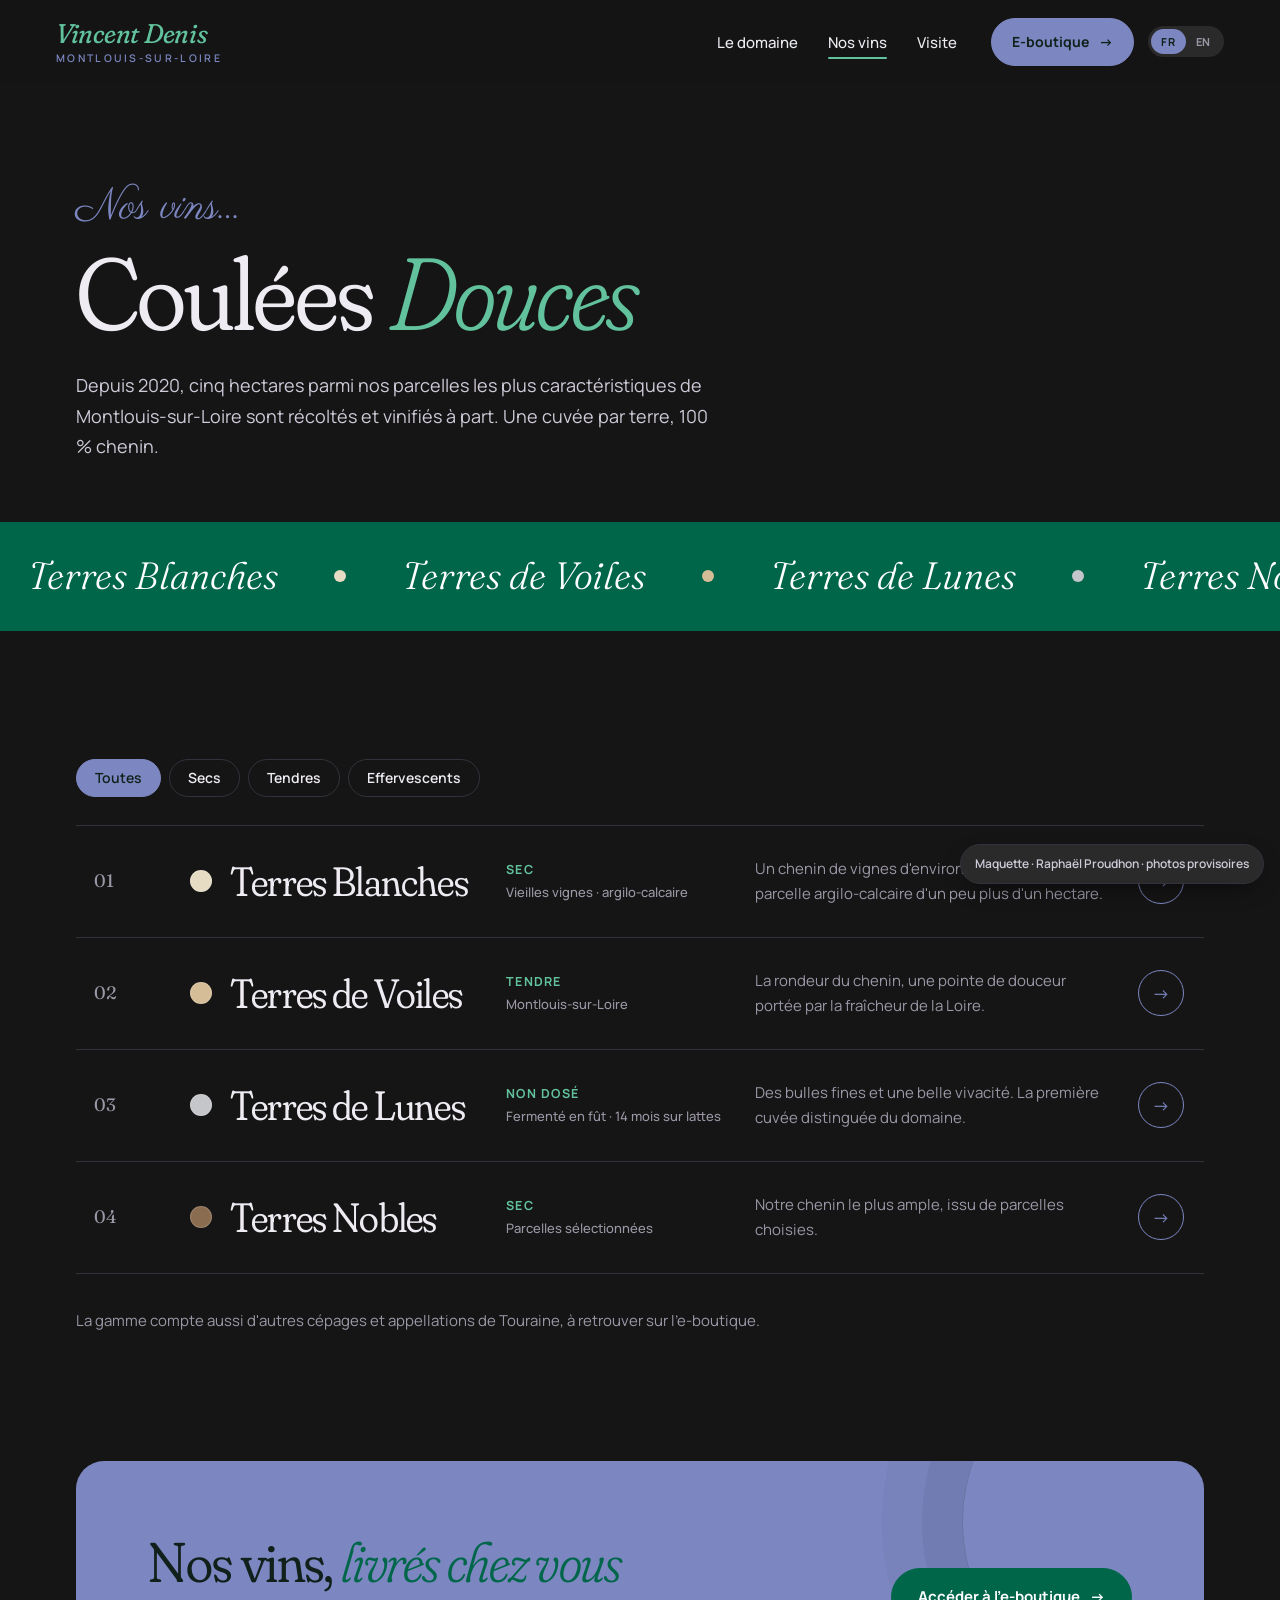
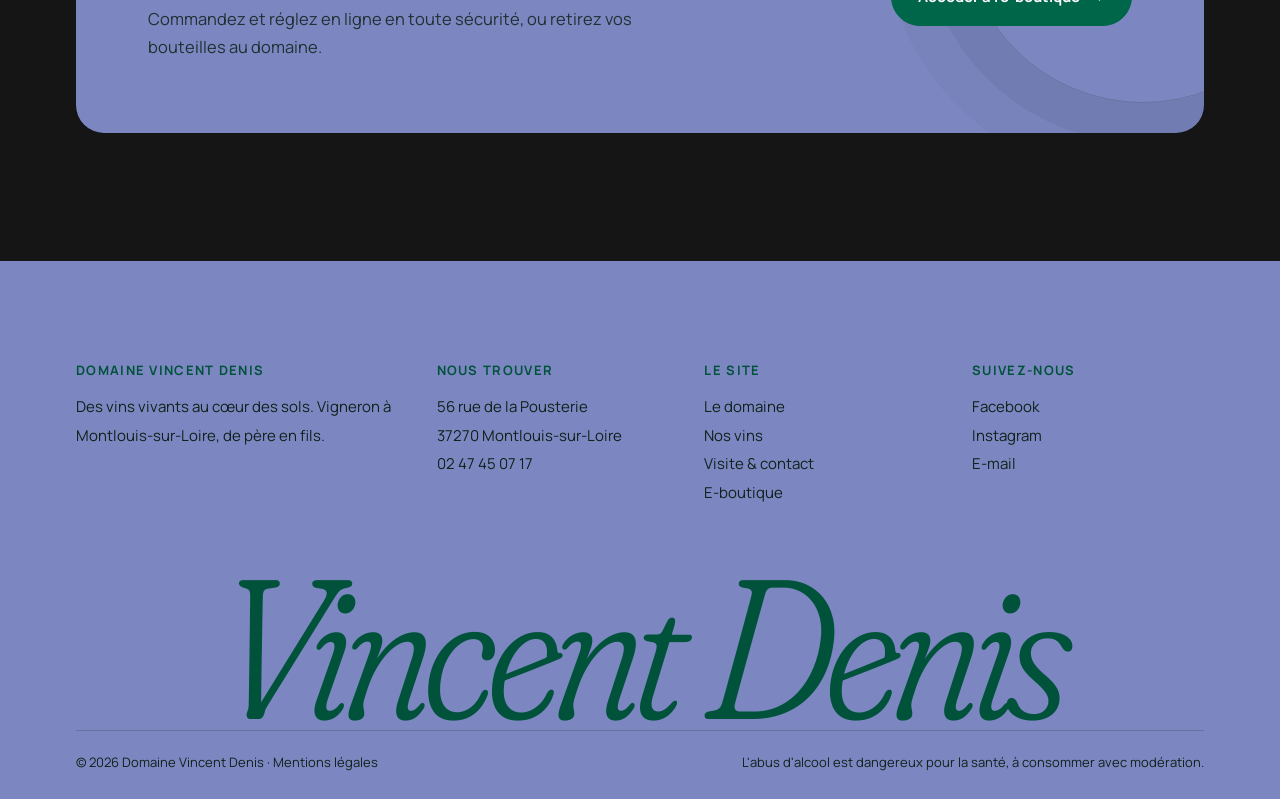
<file: maquette/vins.html>
<!DOCTYPE html>
<html lang="fr">
<head>
<meta charset="UTF-8">
<meta name="viewport" content="width=device-width, initial-scale=1.0">
<title>Nos vins – Domaine Vincent Denis</title>
<meta name="description" content="Les cuvées Coulées Douces : Montlouis-sur-Loire secs, tendres et effervescents, 100 % chenin, une cuvée par terre.">
<meta name="robots" content="noindex, nofollow">
<link rel="preconnect" href="https://fonts.googleapis.com">
<link rel="preconnect" href="https://fonts.gstatic.com" crossorigin>
<link rel="stylesheet" href="https://fonts.googleapis.com/css2?family=Fraunces:ital,opsz,wght@0,9..144,300..500;1,9..144,300..500&family=Manrope:wght@400;500;600;700&family=Parisienne&display=swap">
<link rel="stylesheet" href="assets/css/style.css?v=4">
</head>
<body>

<a class="skip" href="#contenu">Aller au contenu</a>

<header class="header">
    <div class="header-inner">
        <a href="index.html" class="logo" aria-label="Domaine Vincent Denis, accueil"><b>Vincent Denis</b><small>Montlouis-sur-Loire</small></a>

        <button class="nav-toggle" id="navToggle" aria-expanded="false" aria-controls="mainNav"><span>Menu</span><i></i></button>

        <nav id="mainNav" aria-label="Navigation principale">
            <ul><li><a href="domaine.html"><span data-en="The estate">Le domaine</span></a></li><li><a href="vins.html" aria-current="page"><span data-en="Our wines">Nos vins</span></a></li><li><a href="visite.html"><span data-en="Visit">Visite</span></a></li></ul>
            <div class="nav-actions">
                <a class="btn" href="https://domaine-vincent-denis.plugwine.com" target="_blank" rel="noopener"><span data-en="Shop">E-boutique</span> <span class="arrow" aria-hidden="true">→</span></a>
                <div class="lang-switch" role="group" aria-label="Langue">
                    <button type="button" data-lang="fr" aria-pressed="true">FR</button>
                    <button type="button" data-lang="en" aria-pressed="false">EN</button>
                </div>
            </div>
        </nav>
    </div>
</header>

<main id="contenu">

<section class="page-head">
    <div class="wrap">
        <span class="script" data-en="Our wines…">Nos vins…</span>
        <h1 data-en="Coulées &lt;em&gt;Douces&lt;/em&gt;">Coulées <em>Douces</em></h1>
        <p data-en="Since 2020, five hectares of our most distinctive Montlouis-sur-Loire plots have been harvested and vinified separately. One wine per soil, 100% chenin.">Depuis 2020, cinq hectares parmi nos parcelles les plus caractéristiques de Montlouis-sur-Loire sont récoltés et vinifiés à part. Une cuvée par terre, 100 % chenin.</p>
    </div>
</section>

<div class="ribbon" aria-hidden="true">
    <div class="ribbon-track"><span style="--dot:var(--t-blanches)">Terres Blanches</span><span style="--dot:var(--t-voiles)">Terres de Voiles</span><span style="--dot:var(--t-lunes)">Terres de Lunes</span><span style="--dot:var(--t-nobles)">Terres Nobles</span><span style="--dot:var(--t-blanches)">Terres Blanches</span><span style="--dot:var(--t-voiles)">Terres de Voiles</span><span style="--dot:var(--t-lunes)">Terres de Lunes</span><span style="--dot:var(--t-nobles)">Terres Nobles</span><span style="--dot:var(--t-blanches)">Terres Blanches</span><span style="--dot:var(--t-voiles)">Terres de Voiles</span><span style="--dot:var(--t-lunes)">Terres de Lunes</span><span style="--dot:var(--t-nobles)">Terres Nobles</span><span style="--dot:var(--t-blanches)">Terres Blanches</span><span style="--dot:var(--t-voiles)">Terres de Voiles</span><span style="--dot:var(--t-lunes)">Terres de Lunes</span><span style="--dot:var(--t-nobles)">Terres Nobles</span></div>
</div>

<section class="section">
    <div class="wrap">
        <div class="filters" role="group" aria-label="Filtrer les vins">
            <button class="filter is-active" data-filter="all" aria-pressed="true"><span data-en="All">Toutes</span></button>
            <button class="filter" data-filter="sec" aria-pressed="false"><span data-en="Dry">Secs</span></button>
            <button class="filter" data-filter="tendre" aria-pressed="false"><span data-en="Off-dry">Tendres</span></button>
            <button class="filter" data-filter="bulles" aria-pressed="false"><span data-en="Sparkling">Effervescents</span></button>
        </div>
        <ul class="terres">
        <li class="terre" data-type="sec" style="--swatch:var(--t-blanches)">
            <span class="num">01</span>
            <h3>Terres Blanches</h3>
            <span class="style"><span data-en="Dry">Sec</span><small data-en="Old vines · clay-limestone">Vieilles vignes · argilo-calcaire</small></span>
            <p data-en="Chenin from 45-year-old vines on a clay-limestone plot of just over one hectare.">Un chenin de vignes d'environ 45 ans, sur une parcelle argilo-calcaire d'un peu plus d'un hectare.</p>
            <a class="go" href="https://domaine-vincent-denis.plugwine.com" target="_blank" rel="noopener" aria-label="Commander Terres Blanches">→</a>
        </li>
        <li class="terre" data-type="tendre" style="--swatch:var(--t-voiles)">
            <span class="num">02</span>
            <h3>Terres de Voiles</h3>
            <span class="style"><span data-en="Off-dry">Tendre</span><small data-en="Montlouis-sur-Loire">Montlouis-sur-Loire</small></span>
            <p data-en="The roundness of chenin, a touch of sweetness lifted by Loire freshness.">La rondeur du chenin, une pointe de douceur portée par la fraîcheur de la Loire.</p>
            <a class="go" href="https://domaine-vincent-denis.plugwine.com" target="_blank" rel="noopener" aria-label="Commander Terres de Voiles">→</a>
        </li>
        <li class="terre" data-type="bulles" style="--swatch:var(--t-lunes)">
            <span class="num">03</span>
            <h3>Terres de Lunes</h3>
            <span class="style"><span data-en="Zero dosage">Non dosé</span><small data-en="Barrel-fermented · 14 months on lees">Fermenté en fût · 14 mois sur lattes</small></span>
            <p data-en="Fine bubbles and real energy. The estate&#x27;s first award-winning wine.">Des bulles fines et une belle vivacité. La première cuvée distinguée du domaine.</p>
            <a class="go" href="https://domaine-vincent-denis.plugwine.com" target="_blank" rel="noopener" aria-label="Commander Terres de Lunes">→</a>
        </li>
        <li class="terre" data-type="sec" style="--swatch:var(--t-nobles)">
            <span class="num">04</span>
            <h3>Terres Nobles</h3>
            <span class="style"><span data-en="Dry">Sec</span><small data-en="Selected plots">Parcelles sélectionnées</small></span>
            <p data-en="Our most generous chenin, from selected plots.">Notre chenin le plus ample, issu de parcelles choisies.</p>
            <a class="go" href="https://domaine-vincent-denis.plugwine.com" target="_blank" rel="noopener" aria-label="Commander Terres Nobles">→</a>
        </li>
    </ul>
        <div class="terres-foot">
            <p data-en="The range also includes other grapes and Touraine appellations, available in the online shop.">La gamme compte aussi d'autres cépages et appellations de Touraine, à retrouver sur l'e-boutique.</p>
        </div>
    </div>
</section>

<section class="section" style="padding-top:0">
    <div class="wrap">
        <div class="shop">
            <div>
                <h2 data-en="Our wines, &lt;em&gt;delivered to you&lt;/em&gt;">Nos vins, <em>livrés chez vous</em></h2>
                <p data-en="Order and pay securely online, or collect your bottles at the estate.">Commandez et réglez en ligne en toute sécurité, ou retirez vos bouteilles au domaine.</p>
            </div>
            <a class="btn" href="https://domaine-vincent-denis.plugwine.com" target="_blank" rel="noopener"><span data-en="Visit the online shop">Accéder à l'e-boutique</span> <span class="arrow" aria-hidden="true">→</span></a>
        </div>
    </div>
</section>

</main>

<footer>
    <div class="wrap">
        <div class="footer-grid">
            <div>
                <h3>Domaine Vincent Denis</h3>
                <p class="intro" data-en="Living wines from living soils. Winegrowers in Montlouis-sur-Loire, father to son.">Des vins vivants au cœur des sols. Vigneron à Montlouis-sur-Loire, de père en fils.</p>
            </div>
            <div>
                <h3><span data-en="Find us">Nous trouver</span></h3>
                <p>56 rue de la Pousterie<br>37270 Montlouis-sur-Loire<br><a href="tel:+33247450717">02 47 45 07 17</a></p>
            </div>
            <div>
                <h3><span data-en="Site">Le site</span></h3>
                <ul>
                    <li><a href="domaine.html"><span data-en="The estate">Le domaine</span></a></li>
                    <li><a href="vins.html"><span data-en="Our wines">Nos vins</span></a></li>
                    <li><a href="visite.html"><span data-en="Visit &amp;amp; contact">Visite &amp; contact</span></a></li>
                    <li><a href="https://domaine-vincent-denis.plugwine.com" target="_blank" rel="noopener"><span data-en="Online shop">E-boutique</span></a></li>
                </ul>
            </div>
            <div>
                <h3><span data-en="Follow us">Suivez-nous</span></h3>
                <ul>
                    <li><a href="https://www.facebook.com/p/Domaine-Vincent-Denis-100063820932857/" target="_blank" rel="noopener">Facebook</a></li>
                    <li><a href="#">Instagram</a></li>
                    <li><a href="mailto:domainevincentdenis@gmail.com">E-mail</a></li>
                </ul>
            </div>
        </div>
    </div>
    <div class="wordmark" aria-hidden="true">Vincent Denis</div>
    <div class="wrap">
        <div class="footer-bottom">
            <p>© <span class="year">2026</span> Domaine Vincent Denis · <a href="#"><span data-en="Legal notice">Mentions légales</span></a></p>
            <p><span data-en="Alcohol abuse is dangerous for your health — please drink responsibly.">L'abus d'alcool est dangereux pour la santé, à consommer avec modération.</span></p>
        </div>
    </div>
</footer>

<div class="mockup-badge" role="note"><span data-en="Mock-up · Raphaël Proudhon · placeholder photos">Maquette · Raphaël Proudhon · photos provisoires</span></div>

<script src="assets/js/script.js?v=4" defer></script>
</body>
</html>
</file>
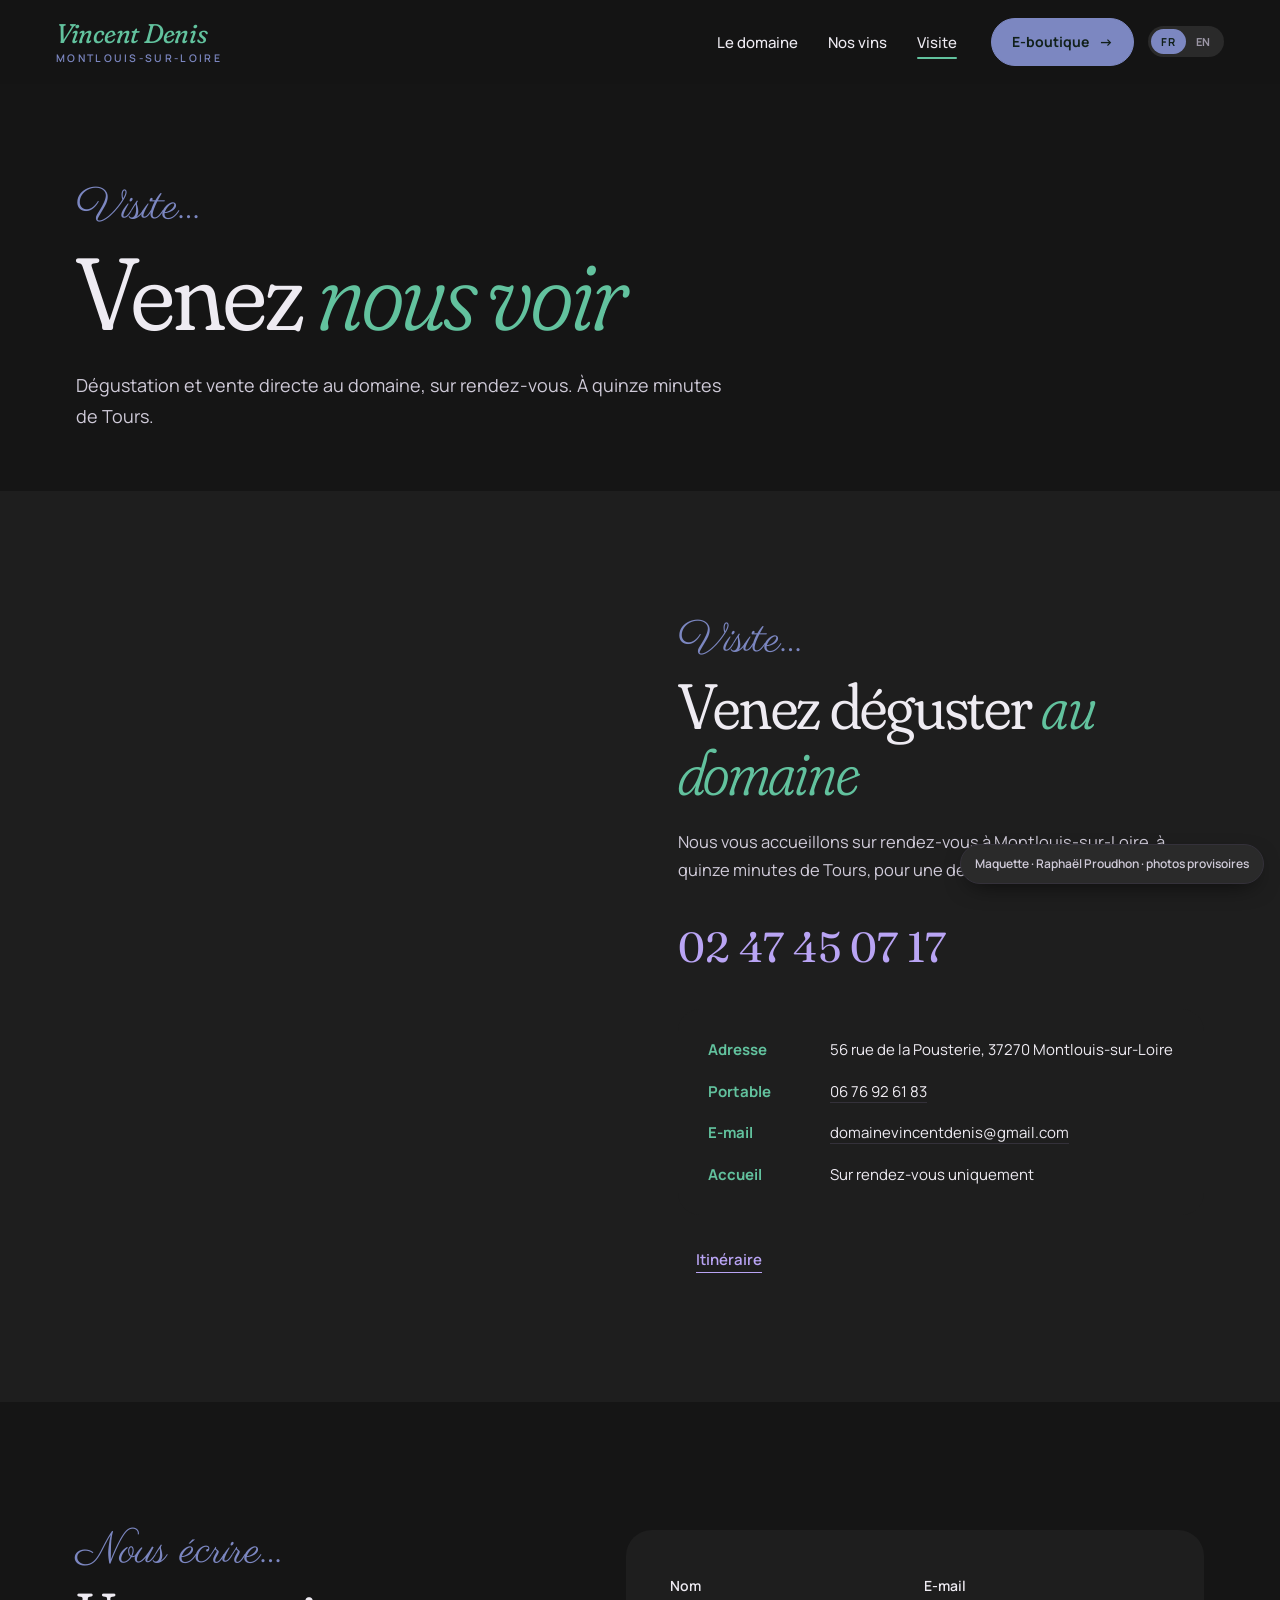
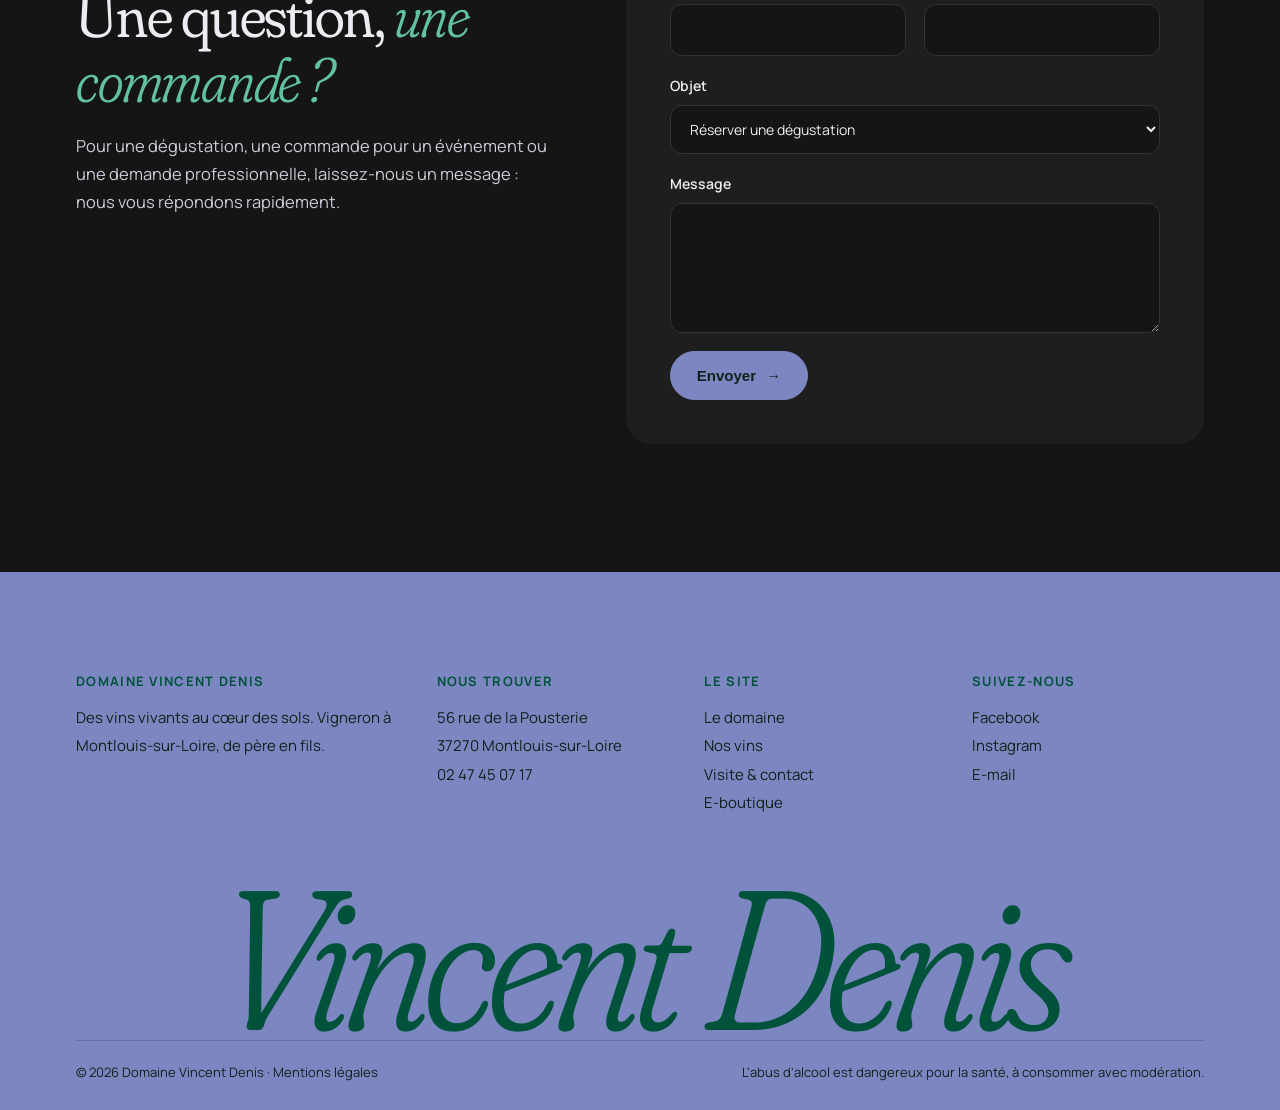
<file: maquette/visite.html>
<!DOCTYPE html>
<html lang="fr">
<head>
<meta charset="UTF-8">
<meta name="viewport" content="width=device-width, initial-scale=1.0">
<title>Visite & contact – Domaine Vincent Denis</title>
<meta name="description" content="Dégustation sur rendez-vous au Domaine Vincent Denis, 56 rue de la Pousterie, Montlouis-sur-Loire.">
<meta name="robots" content="noindex, nofollow">
<link rel="preconnect" href="https://fonts.googleapis.com">
<link rel="preconnect" href="https://fonts.gstatic.com" crossorigin>
<link rel="stylesheet" href="https://fonts.googleapis.com/css2?family=Fraunces:ital,opsz,wght@0,9..144,300..500;1,9..144,300..500&family=Manrope:wght@400;500;600;700&family=Parisienne&display=swap">
<link rel="stylesheet" href="assets/css/style.css?v=4">
</head>
<body>

<a class="skip" href="#contenu">Aller au contenu</a>

<header class="header">
    <div class="header-inner">
        <a href="index.html" class="logo" aria-label="Domaine Vincent Denis, accueil"><b>Vincent Denis</b><small>Montlouis-sur-Loire</small></a>

        <button class="nav-toggle" id="navToggle" aria-expanded="false" aria-controls="mainNav"><span>Menu</span><i></i></button>

        <nav id="mainNav" aria-label="Navigation principale">
            <ul><li><a href="domaine.html"><span data-en="The estate">Le domaine</span></a></li><li><a href="vins.html"><span data-en="Our wines">Nos vins</span></a></li><li><a href="visite.html" aria-current="page"><span data-en="Visit">Visite</span></a></li></ul>
            <div class="nav-actions">
                <a class="btn" href="https://domaine-vincent-denis.plugwine.com" target="_blank" rel="noopener"><span data-en="Shop">E-boutique</span> <span class="arrow" aria-hidden="true">→</span></a>
                <div class="lang-switch" role="group" aria-label="Langue">
                    <button type="button" data-lang="fr" aria-pressed="true">FR</button>
                    <button type="button" data-lang="en" aria-pressed="false">EN</button>
                </div>
            </div>
        </nav>
    </div>
</header>

<main id="contenu">

<section class="page-head">
    <div class="wrap">
        <span class="script" data-en="Visit…">Visite…</span>
        <h1 data-en="Come and &lt;em&gt;see us&lt;/em&gt;">Venez <em>nous voir</em></h1>
        <p data-en="Tastings and direct sales at the estate, by appointment. Fifteen minutes from Tours.">Dégustation et vente directe au domaine, sur rendez-vous. À quinze minutes de Tours.</p>
    </div>
</section>

<section class="section section-raised">
    <div class="wrap visit">
        <div class="arch"><img src="assets/images/paysage-vigne.webp" alt="Coteaux de vignes au coucher du soleil, au-dessus d'une vallée de champs et de bois qui s'étend jusqu'à l'horizon." data-en-alt="Vineyard slopes at sunset, overlooking a valley of fields and woods stretching to the horizon." loading="lazy"></div>
        <div>
            <span class="script" data-en="Visit…">Visite…</span>
            <h2 data-en="Come and taste &lt;em&gt;at the estate&lt;/em&gt;">Venez déguster <em>au domaine</em></h2>
            <p data-en="We welcome you by appointment in Montlouis-sur-Loire, fifteen minutes from Tours, for tastings and direct sales.">Nous vous accueillons sur rendez-vous à Montlouis-sur-Loire, à quinze minutes de Tours, pour une dégustation et la vente directe.</p>
            <a class="big-phone" href="tel:+33247450717">02 47 45 07 17</a>
            <dl class="visit-card">
                <div><dt><span data-en="Address">Adresse</span></dt><dd>56 rue de la Pousterie, 37270 Montlouis-sur-Loire</dd></div>
                <div><dt><span data-en="Mobile">Portable</span></dt><dd><a href="tel:+33676926183">06 76 92 61 83</a></dd></div>
                <div><dt>E-mail</dt><dd><a href="mailto:domainevincentdenis@gmail.com">domainevincentdenis@gmail.com</a></dd></div>
                <div><dt><span data-en="Opening">Accueil</span></dt><dd><span data-en="By appointment only">Sur rendez-vous uniquement</span></dd></div>
            </dl>
            
            <a class="text-link" style="margin-left:18px" href="https://www.google.com/maps/search/?api=1&amp;query=56+rue+de+la+Pousterie+37270+Montlouis-sur-Loire" target="_blank" rel="noopener"><span data-en="Directions">Itinéraire</span></a>
        </div>
    </div>
</section>

<section class="section" id="ecrire">
    <div class="wrap form-wrap">
        <div>
            <span class="script" data-en="Write to us…">Nous écrire…</span>
            <h2 data-en="A question, &lt;em&gt;an order?&lt;/em&gt;">Une question, <em>une commande ?</em></h2>
            <p style="color:var(--text-2);margin-top:20px" data-en="For a tasting, an order for an event or a trade enquiry, leave us a message: we will get back to you quickly.">Pour une dégustation, une commande pour un événement ou une demande professionnelle, laissez-nous un message : nous vous répondons rapidement.</p>
        </div>
        <form class="form" id="contactForm">
            <div class="row">
                <label><span data-en="Name">Nom</span><input name="nom" type="text" autocomplete="name" required></label>
                <label>E-mail<input name="email" type="email" autocomplete="email" required></label>
            </div>
            <label><span data-en="Subject">Objet</span>
                <select name="objet">
                    <option data-en="Book a tasting">Réserver une dégustation</option>
                    <option data-en="Order for an event">Commande pour un événement</option>
                    <option data-en="Trade enquiry">Professionnels</option>
                    <option data-en="Other">Autre</option>
                </select>
            </label>
            <label>Message<textarea name="message" required></textarea></label>
            <button class="btn" type="submit"><span data-en="Send">Envoyer</span> <span class="arrow" aria-hidden="true">→</span></button>
            <p class="form-ok" hidden><span data-en="Thank you! We will reply shortly. (Mock-up: the form will be connected to the estate&#x27;s inbox.)">Merci ! Nous vous répondons rapidement. (Maquette : le formulaire sera relié à la boîte mail du domaine.)</span></p>
        </form>
    </div>
</section>

</main>

<footer>
    <div class="wrap">
        <div class="footer-grid">
            <div>
                <h3>Domaine Vincent Denis</h3>
                <p class="intro" data-en="Living wines from living soils. Winegrowers in Montlouis-sur-Loire, father to son.">Des vins vivants au cœur des sols. Vigneron à Montlouis-sur-Loire, de père en fils.</p>
            </div>
            <div>
                <h3><span data-en="Find us">Nous trouver</span></h3>
                <p>56 rue de la Pousterie<br>37270 Montlouis-sur-Loire<br><a href="tel:+33247450717">02 47 45 07 17</a></p>
            </div>
            <div>
                <h3><span data-en="Site">Le site</span></h3>
                <ul>
                    <li><a href="domaine.html"><span data-en="The estate">Le domaine</span></a></li>
                    <li><a href="vins.html"><span data-en="Our wines">Nos vins</span></a></li>
                    <li><a href="visite.html"><span data-en="Visit &amp;amp; contact">Visite &amp; contact</span></a></li>
                    <li><a href="https://domaine-vincent-denis.plugwine.com" target="_blank" rel="noopener"><span data-en="Online shop">E-boutique</span></a></li>
                </ul>
            </div>
            <div>
                <h3><span data-en="Follow us">Suivez-nous</span></h3>
                <ul>
                    <li><a href="https://www.facebook.com/p/Domaine-Vincent-Denis-100063820932857/" target="_blank" rel="noopener">Facebook</a></li>
                    <li><a href="#">Instagram</a></li>
                    <li><a href="mailto:domainevincentdenis@gmail.com">E-mail</a></li>
                </ul>
            </div>
        </div>
    </div>
    <div class="wordmark" aria-hidden="true">Vincent Denis</div>
    <div class="wrap">
        <div class="footer-bottom">
            <p>© <span class="year">2026</span> Domaine Vincent Denis · <a href="#"><span data-en="Legal notice">Mentions légales</span></a></p>
            <p><span data-en="Alcohol abuse is dangerous for your health — please drink responsibly.">L'abus d'alcool est dangereux pour la santé, à consommer avec modération.</span></p>
        </div>
    </div>
</footer>

<div class="mockup-badge" role="note"><span data-en="Mock-up · Raphaël Proudhon · placeholder photos">Maquette · Raphaël Proudhon · photos provisoires</span></div>

<script src="assets/js/script.js?v=4" defer></script>
</body>
</html>
</file>
<file: maquette/assets/css/style.css>
/* =====================================================================
   Domaine Vincent Denis — maquette de refonte
   Identité : la terre. Tuffeau clair, terre brune, vert des couverts
   végétaux. Les arches rappellent les caves creusées dans le tuffeau
   de Montlouis ; les strates rappellent le sol qu'on protège.
===================================================================== */

:root {
    --font-display: 'Fraunces', Georgia, serif;
    --font-text: 'Manrope', -apple-system, 'Segoe UI', Roboto, Arial, sans-serif;

    /* palette du site actuel du domaine */
    --bg: #151515;          /* fond presque noir */
    --bg-2: #1e1e1e;        /* surfaces */
    --bg-3: #2a2a2a;        /* puces, champs */
    --text: #eeebf2;
    --text-2: #cfcad8;
    --muted: #9c97a6;
    --green: #00664a;       /* vert sapin des sections */
    --green-deep: #00523b;
    --mint: #62c29e;        /* vert menthe des titres */
    --lavender: #7c87c1;    /* pervenche du footer et des boutons */
    --lilac: #b9a4f4;       /* lilas des liens */
    --on-lavender: #11201a;
    --line: #34313a;

    /* couleur de chaque « terre » */
    --t-blanches: #e6dcc4;
    --t-voiles: #d5bd98;
    --t-lunes: #c4c6c9;
    --t-nobles: #8a6c50;

    --wrap: 1240px;
    --gutter: clamp(18px, 4.5vw, 56px);
    --section-y: clamp(72px, 10vw, 140px);
    --ease: cubic-bezier(.22, .61, .36, 1);
}

* { margin: 0; padding: 0; box-sizing: border-box; }

html { scroll-behavior: smooth; scroll-padding-top: 90px; }

body {
    font-family: var(--font-text);
    font-size: 16.5px;
    line-height: 1.7;
    color: var(--text);
    background: var(--bg);
    -webkit-font-smoothing: antialiased;
    overflow-x: hidden;
}

h1, h2, h3 {
    font-family: var(--font-display);
    font-weight: 350;
    line-height: 1.04;
    letter-spacing: -.02em;
    font-variation-settings: "SOFT" 100, "opsz" 144;
}
h1 em, h2 em, h3 em { font-style: italic; font-weight: 300; color: var(--mint); }

a { color: inherit; text-decoration: none; }
img { display: block; max-width: 100%; }
::selection { background: var(--lavender); color: var(--on-lavender); }

.wrap { max-width: var(--wrap); margin: 0 auto; padding: 0 var(--gutter); }


/* ---------- accessibilité ---------- */

.skip {
    position: absolute; left: 16px; top: -60px; z-index: 1000;
    background: var(--lavender); color: var(--on-lavender); padding: 10px 16px; border-radius: 0 0 10px 10px;
    font-weight: 600; font-size: 14px; transition: top .15s ease;
}
.skip:focus { top: 0; }
:focus-visible { outline: 2px solid var(--lilac); outline-offset: 3px; border-radius: 4px; }

@media (prefers-reduced-motion: reduce) {
    *, *::before, *::after {
        animation-duration: .01ms !important; animation-iteration-count: 1 !important;
        transition-duration: .01ms !important; scroll-behavior: auto !important;
    }
}


/* ---------- petits éléments ---------- */

.kicker {
    display: inline-flex; align-items: center; gap: 10px;
    font-size: 13px; font-weight: 600; letter-spacing: .18em; text-transform: uppercase; color: var(--mint);
    margin-bottom: 22px;
}
.kicker::before {
    content: ""; width: 9px; height: 9px; border-radius: 50%;
    background: var(--mint); box-shadow: 0 0 0 4px rgba(98, 194, 158, .2);
}

.btn {
    display: inline-flex; align-items: center; gap: 10px;
    padding: 15px 26px; border-radius: 999px;
    background: var(--lavender); color: var(--on-lavender);
    font-weight: 700; font-size: 15px;
    border: 1.5px solid var(--lavender);
    transition: background .3s var(--ease), color .3s var(--ease), transform .3s var(--ease);
}
.btn:hover { background: var(--lilac); border-color: var(--lilac); transform: translateY(-2px); }
.btn-ghost { background: transparent; color: var(--text); border-color: var(--text-2); }
.btn-ghost:hover { background: var(--text); color: var(--bg); border-color: var(--text); }
.btn-moss { background: var(--mint); border-color: var(--mint); }
.btn .arrow { transition: transform .3s var(--ease); }
.btn:hover .arrow { transform: translateX(4px); }

.text-link {
    color: var(--lilac); font-weight: 600; font-size: 15px;
    background: linear-gradient(currentColor, currentColor) 0 100% / 100% 1.5px no-repeat;
    padding-bottom: 3px; transition: background-size .35s var(--ease);
}
.text-link:hover { background-size: 0 1.5px; background-position: 100% 100%; }

/* image en arche : les caves de tuffeau */
.arch {
    border-radius: 999px 999px 18px 18px;
    overflow: hidden;
    background: var(--bg-3);
}
.arch img { width: 100%; height: 100%; object-fit: cover; }

/* filet de strates : séparateur maison */
.strata { height: 14px; display: grid; grid-template-rows: 3px 2px 4px 5px; gap: 0; }
.strata span:nth-child(1) { background: var(--mint); }
.strata span:nth-child(2) { background: var(--lavender); }
.strata span:nth-child(3) { background: var(--green); }
.strata span:nth-child(4) { background: var(--bg-3); }


/* ---------- header ---------- */

.header {
    position: sticky; top: 0; z-index: 50;
    background: rgba(21, 21, 21, .88);
    backdrop-filter: blur(12px); -webkit-backdrop-filter: blur(12px);
    transition: box-shadow .3s var(--ease);
}
.header.scrolled { box-shadow: 0 1px 0 var(--line), 0 12px 30px -20px rgba(0, 0, 0, .8); }
.header-inner {
    max-width: 1400px; margin: 0 auto; padding: 18px var(--gutter);
    display: flex; align-items: center; justify-content: space-between; gap: 24px;
}

.logo { display: flex; flex-direction: column; line-height: 1; }
.logo b {
    font-family: var(--font-display); font-weight: 400; font-style: italic;
    font-size: 27px; letter-spacing: -.01em; color: var(--mint);
    font-variation-settings: "SOFT" 100, "opsz" 72;
}
.logo small { font-size: 10.5px; font-weight: 600; letter-spacing: .22em; text-transform: uppercase; color: var(--lavender); margin-top: 6px; }

nav { display: flex; align-items: center; gap: 34px; }
nav ul { display: flex; gap: 30px; list-style: none; }
nav ul a { font-size: 15px; font-weight: 500; position: relative; padding: 4px 0; }
nav ul a::after {
    content: ""; position: absolute; left: 0; right: 0; bottom: -2px; height: 2px;
    background: var(--mint); border-radius: 2px;
    transform: scaleX(0); transform-origin: left; transition: transform .35s var(--ease);
}
nav ul a:hover::after, nav ul a[aria-current="page"]::after { transform: scaleX(1); }
.nav-actions { display: flex; align-items: center; gap: 14px; }
.nav-actions .btn { padding: 11px 20px; font-size: 14px; }

.lang-switch { display: flex; background: var(--bg-3); border-radius: 999px; padding: 3px; }
.lang-switch button {
    font: 700 11px/1 var(--font-text); letter-spacing: .06em; color: var(--muted);
    background: none; border: 0; border-radius: 999px; padding: 7px 10px; cursor: pointer;
}
.lang-switch button[aria-pressed="true"] { background: var(--lavender); color: var(--on-lavender); }

.nav-toggle {
    display: none; background: none; border: 0; cursor: pointer;
    font: 600 14px/1 var(--font-text); color: var(--text);
    align-items: center; gap: 10px; padding: 8px 0;
}
.nav-toggle i { display: grid; gap: 5px; }
.nav-toggle i::before, .nav-toggle i::after {
    content: ""; display: block; width: 22px; height: 2px; background: currentColor; border-radius: 2px;
    transition: transform .3s var(--ease);
}
.nav-open .nav-toggle i::before { transform: translateY(3.5px) rotate(45deg); }
.nav-open .nav-toggle i::after { transform: translateY(-3.5px) rotate(-45deg); }


/* ---------- accueil : ouverture ---------- */

.opening {
    max-width: 1400px; margin: 0 auto;
    padding: clamp(40px, 6vw, 80px) var(--gutter) clamp(60px, 8vw, 110px);
    display: grid; grid-template-columns: 1.1fr .9fr; gap: clamp(40px, 6vw, 90px); align-items: center;
}
.opening h1 { font-size: clamp(46px, 7vw, 104px); margin-bottom: 30px; }
.opening .lead { font-size: clamp(17px, 1.4vw, 19px); color: var(--text-2); max-width: 34em; margin-bottom: 38px; }
.opening .actions { display: flex; flex-wrap: wrap; align-items: center; gap: 22px 28px; }

.opening-visual { position: relative; }
.opening-visual .arch { height: clamp(420px, 68vh, 680px); }

/* badge rond qui tourne */
.seal {
    position: absolute; left: -46px; bottom: 60px;
    width: 148px; height: 148px; border-radius: 50%;
    background: var(--green); color: #fff;
    display: grid; place-items: center;
    box-shadow: 0 20px 40px -18px rgba(0, 0, 0, .8), 0 0 0 6px var(--bg);
}
.seal svg { position: absolute; inset: 0; width: 100%; height: 100%; animation: spin 26s linear infinite; }
.seal text { font: 700 10.5px var(--font-text); letter-spacing: .22em; fill: #fff; text-transform: uppercase; }
.seal b { font-family: var(--font-display); font-weight: 400; font-size: 34px; line-height: 1; text-align: center; }
.seal b small { display: block; font: 600 10px var(--font-text); letter-spacing: .1em; margin-top: 4px; }
@keyframes spin { to { transform: rotate(360deg); } }


/* ---------- bande des terres (défilement) ---------- */

.ribbon { background: var(--green); color: #fff; overflow: hidden; padding: 22px 0; }
.ribbon-track { display: flex; width: max-content; animation: ribbon 38s linear infinite; }
.ribbon span {
    font-family: var(--font-display); font-style: italic; font-weight: 300;
    font-size: clamp(26px, 3vw, 38px); white-space: nowrap; padding: 0 28px;
    display: inline-flex; align-items: center; gap: 56px;
}
.ribbon span::after { content: ""; width: 12px; height: 12px; border-radius: 50%; background: var(--dot, var(--t-voiles)); }
@keyframes ribbon { to { transform: translateX(-50%); } }


/* ---------- sections ---------- */

.section { padding: var(--section-y) 0; }
.section-green { background: var(--green); color: #fff; }
.section-green em { color: #c9f0dd; }
.section-raised { background: var(--bg-2); }
.section-head { display: grid; grid-template-columns: 1fr 1fr; gap: 40px; align-items: end; margin-bottom: clamp(40px, 6vw, 70px); }
.section-head h2 { font-size: clamp(38px, 5.4vw, 72px); }
.section-head p { color: var(--muted); max-width: 32em; }


/* ---------- les terres (liste éditoriale) ---------- */

.terres { list-style: none; border-top: 1px solid var(--line); }
.terre {
    display: grid; grid-template-columns: 70px 1.3fr 1fr 1.6fr 48px; gap: 26px; align-items: center;
    padding: 30px 18px; border-bottom: 1px solid var(--line);
    position: relative; transition: background .35s var(--ease);
}
.terre:hover { background: var(--bg-2); }
.terre[hidden] { display: none; }
.terre .num { font-family: var(--font-display); font-size: 18px; color: var(--muted); }
.terre h3 { font-size: clamp(30px, 3.2vw, 44px); display: flex; align-items: center; gap: 18px; }
.terre h3::before {
    content: ""; flex: none; width: 22px; height: 22px; border-radius: 50%;
    background: var(--swatch); box-shadow: inset 0 0 0 1px rgba(255,255,255,.15);
    transition: transform .4s var(--ease);
}
.terre:hover h3::before { transform: scale(1.5); }
.terre .style { font-size: 12.5px; font-weight: 700; letter-spacing: .1em; text-transform: uppercase; color: var(--mint); }
.terre .style small { display: block; font-weight: 500; letter-spacing: 0; text-transform: none; color: var(--muted); font-size: 13px; }
.terre p { color: var(--muted); font-size: 15px; }
.terre .go {
    width: 46px; height: 46px; border-radius: 50%; border: 1.5px solid var(--lavender); color: var(--lavender);
    display: grid; place-items: center; font-size: 18px;
    transition: background .3s var(--ease), color .3s var(--ease), transform .3s var(--ease);
}
.terre:hover .go { background: var(--lavender); color: var(--on-lavender); transform: rotate(-45deg); }

.filters { display: flex; flex-wrap: wrap; gap: 8px; margin-bottom: 28px; }
.filter {
    font: 600 14px/1 var(--font-text); padding: 11px 18px; border-radius: 999px; cursor: pointer;
    background: transparent; border: 1.5px solid var(--line); color: var(--text);
    transition: border-color .25s, background .25s, color .25s;
}
.filter:hover { border-color: var(--lavender); }
.filter.is-active { background: var(--lavender); border-color: var(--lavender); color: var(--on-lavender); }

.terres-foot { display: flex; justify-content: space-between; align-items: center; flex-wrap: wrap; gap: 20px; margin-top: 34px; color: var(--muted); font-size: 15px; }


/* ---------- coupe de sol ---------- */

.soil { display: grid; grid-template-columns: .95fr 1.05fr; gap: clamp(40px, 7vw, 100px); align-items: center; }
.soil h2 { font-size: clamp(38px, 5vw, 66px); margin-bottom: 24px; }
.soil > div > p { color: inherit; opacity: .88; margin-bottom: 30px; }

.profile { border-radius: 20px; overflow: hidden; box-shadow: 0 30px 60px -30px rgba(0,0,0,.7); }
.layer {
    width: 100%; display: flex; justify-content: space-between; align-items: center; gap: 20px;
    padding: 0 26px; border: 0; text-align: left; cursor: pointer; font-family: var(--font-text);
    color: #fff; position: relative; transition: filter .3s;
}
.layer:hover, .layer.is-active { filter: brightness(1.08); }
.layer b { font-weight: 700; font-size: 15px; }
.layer small { font-size: 12px; opacity: .8; }
.layer::after { content: "+"; font-size: 22px; font-weight: 300; transition: transform .3s; }
.layer.is-active::after { transform: rotate(45deg); }
.l-couvert {
    height: 74px; color: #13261d;
    background:
        repeating-linear-gradient(90deg, transparent 0 9px, rgba(65,74,46,.55) 9px 11px) top / 100% 22px no-repeat,
        linear-gradient(#b9c08f, #9aa56c);
}
.l-vivant {
    height: 110px;
    background:
        radial-gradient(circle at 20% 40%, rgba(255,255,255,.08) 0 3px, transparent 4px) 0 0 / 46px 38px,
        linear-gradient(#6d5541, #574333);
}
.l-argile { height: 104px; background: linear-gradient(#a9825a, #946e4a); }
.l-tuffeau {
    height: 128px; color: #2a2620;
    background:
        radial-gradient(circle at 30% 60%, rgba(0,0,0,.05) 0 2px, transparent 3px) 0 0 / 30px 26px,
        linear-gradient(#ece3cf, #ddd1b7);
}
.layer-text {
    background: var(--bg-2); padding: 0 26px; max-height: 0; overflow: hidden;
    color: var(--text-2); font-size: 15px; transition: max-height .45s var(--ease), padding .45s var(--ease);
}
.layer-text.is-open { max-height: 160px; padding: 18px 26px; }

.practices { list-style: none; display: grid; gap: 18px; }
.practices li { display: grid; grid-template-columns: 44px 1fr; gap: 14px; }
.practices li span {
    width: 44px; height: 44px; border-radius: 50%; background: rgba(255,255,255,.12);
    display: grid; place-items: center; font-family: var(--font-display); color: #c9f0dd;
}
.practices b { display: block; font-size: 16px; }
.practices p { opacity: .82; font-size: 15px; }


/* ---------- famille ---------- */

.family { display: grid; grid-template-columns: .8fr 1.2fr; gap: clamp(40px, 7vw, 100px); align-items: center; }
.family .arch { height: clamp(380px, 52vw, 600px); }
.family blockquote {
    font-family: var(--font-display); font-weight: 300; font-size: clamp(28px, 3.4vw, 46px);
    line-height: 1.15; letter-spacing: -.015em; margin-bottom: 34px;
    font-variation-settings: "SOFT" 100, "opsz" 144;
}
.family blockquote::before { content: "“"; display: block; font-size: 1.8em; line-height: .6; color: var(--lavender); }
.family > div > p { opacity: .88; margin-bottom: 18px; }

.years { display: grid; grid-template-columns: repeat(3, 1fr); gap: 0; margin: 40px 0 34px; border-top: 1.5px solid currentColor; }
.years li { list-style: none; padding: 18px 18px 0 0; position: relative; }
.years li::before { content: ""; position: absolute; top: -6.5px; left: 0; width: 11px; height: 11px; border-radius: 50%; background: var(--lavender); }
.years strong { font-family: var(--font-display); font-weight: 400; font-size: 34px; display: block; line-height: 1.1; }
.years span { font-size: 14px; opacity: .8; }


/* ---------- chiffres ---------- */

.figures { display: grid; grid-template-columns: repeat(4, 1fr); border-top: 1px solid var(--line); border-bottom: 1px solid var(--line); }
.figures div { padding: 34px 24px; border-right: 1px solid var(--line); }
.figures div:last-child { border-right: 0; }
.figures strong { font-family: var(--font-display); font-weight: 300; font-size: clamp(46px, 5vw, 70px); line-height: 1; display: block; color: var(--mint); }
.figures span { display: block; margin-top: 10px; font-size: 14px; color: var(--muted); }


/* ---------- boutique ---------- */

.shop {
    background: var(--lavender); color: var(--on-lavender); border-radius: 28px;
    padding: clamp(40px, 6vw, 72px);
    display: grid; grid-template-columns: 1.3fr auto; gap: 30px; align-items: center;
    position: relative; overflow: hidden;
}
.shop::after {
    content: ""; position: absolute; right: -120px; top: -120px; width: 360px; height: 360px; border-radius: 50%;
    border: 1px solid rgba(17,32,26,.18); box-shadow: 0 0 0 40px rgba(17,32,26,.05), 0 0 0 80px rgba(17,32,26,.04);
}
.shop h2 { font-size: clamp(34px, 4.4vw, 56px); margin-bottom: 14px; color: var(--on-lavender); }
.shop h2 em { color: var(--green); }
.shop p { opacity: .85; max-width: 34em; }
.shop .btn { background: var(--green); color: #fff; border-color: var(--green); position: relative; z-index: 1; }
.shop .btn:hover { background: var(--green-deep); border-color: var(--green-deep); }


/* ---------- visite ---------- */

.visit { display: grid; grid-template-columns: 1fr 1fr; gap: clamp(40px, 6vw, 90px); align-items: center; }
.visit .arch { height: clamp(360px, 46vw, 560px); }
.visit h2 { font-size: clamp(38px, 5vw, 66px); margin-bottom: 22px; }
.visit > div > p { color: var(--text-2); margin-bottom: 28px; }
.visit-card { background: var(--bg-2); border-radius: 22px; padding: 28px 30px; display: grid; gap: 16px; margin-bottom: 30px; }
.visit-card div { display: grid; grid-template-columns: 110px 1fr; gap: 12px; font-size: 15px; }
.visit-card dt { font-weight: 700; color: var(--mint); }
.visit-card a { border-bottom: 1px solid var(--line); }
.big-phone { color: var(--lilac); font-family: var(--font-display); font-size: clamp(30px, 3.4vw, 42px); font-weight: 400; display: inline-block; margin-bottom: 26px; }


/* ---------- pages intérieures ---------- */

.page-head { padding: clamp(50px, 8vw, 110px) 0 clamp(36px, 5vw, 60px); }
.page-head h1 { font-size: clamp(50px, 8vw, 120px); max-width: 11em; }
.page-head p { color: var(--text-2); max-width: 36em; margin-top: 24px; font-size: 18px; }


/* ---------- formulaire ---------- */

.form-wrap { display: grid; grid-template-columns: .9fr 1.1fr; gap: clamp(40px, 6vw, 90px); align-items: start; }
.form { background: var(--bg-2); border-radius: 26px; padding: clamp(28px, 4vw, 44px); display: grid; gap: 18px; }
.form .row { display: grid; grid-template-columns: 1fr 1fr; gap: 18px; }
.form label { display: grid; gap: 7px; font-size: 14px; font-weight: 600; }
.form input, .form select, .form textarea {
    font: inherit; font-weight: 400; padding: 13px 15px;
    border: 1.5px solid var(--line); border-radius: 12px; background: var(--bg); color: var(--text);
}
.form input:focus, .form select:focus, .form textarea:focus { outline: none; border-color: var(--lavender); }
.form textarea { min-height: 130px; resize: vertical; }
.form .btn { justify-self: start; cursor: pointer; }
.form-ok { color: var(--mint); font-weight: 600; font-size: 15px; }


/* ---------- footer ---------- */

footer { background: var(--lavender); color: var(--on-lavender); padding-top: clamp(60px, 8vw, 100px); }
.footer-grid { display: grid; grid-template-columns: 1.4fr 1fr 1fr 1fr; gap: 36px; padding-bottom: 50px; }
.footer-grid h3 { font: 700 13px var(--font-text); letter-spacing: .1em; text-transform: uppercase; color: var(--green-deep); margin-bottom: 14px; }
.footer-grid p, .footer-grid li { font-size: 15px; line-height: 1.9; }
.footer-grid ul { list-style: none; }
.footer-grid a:hover { color: #fff; }
.footer-grid .intro { max-width: 22em; }
.wordmark {
    font-family: var(--font-display); font-style: italic; font-weight: 300;
    font-size: clamp(64px, 15.5vw, 230px); line-height: .82; letter-spacing: -.04em;
    color: var(--green-deep); white-space: nowrap; text-align: center;
    padding-top: 10px; overflow: hidden;
    font-variation-settings: "SOFT" 100, "opsz" 144;
}
.footer-bottom {
    border-top: 1px solid rgba(17,32,26,.2); padding: 20px 0 26px;
    display: flex; justify-content: space-between; flex-wrap: wrap; gap: 12px;
    font-size: 13px;
}


/* ---------- badge maquette ---------- */

.mockup-badge {
    position: fixed; right: 16px; bottom: 16px; z-index: 60;
    background: var(--bg-3); color: var(--text-2);
    font-size: 12px; font-weight: 600; padding: 9px 14px; border-radius: 999px;
    box-shadow: 0 8px 24px -10px rgba(0,0,0,.8); border: 1px solid var(--line);
}


/* ---------- apparitions au défilement ---------- */

.reveal { opacity: 0; transform: translateY(28px); transition: opacity .9s var(--ease), transform .9s var(--ease); }
.reveal.in { opacity: 1; transform: none; }
.arch.reveal { opacity: 1; transform: none; clip-path: inset(100% 0 0 0 round 999px 999px 18px 18px); transition: clip-path 1.2s var(--ease); }
.arch.reveal.in { clip-path: inset(0 0 0 0 round 999px 999px 18px 18px); }


/* ---------- responsive ---------- */

@media (max-width: 1040px) {
    .terre { grid-template-columns: 50px 1fr 46px; row-gap: 8px; }
    .terre .style, .terre p { grid-column: 2; }
    .terre .go { grid-column: 3; grid-row: 1; }
    .footer-grid { grid-template-columns: 1fr 1fr; }
}

@media (max-width: 900px) {
    .nav-toggle { display: inline-flex; }
    nav {
        position: absolute; top: 100%; left: 0; right: 0;
        background: var(--bg); border-bottom: 1px solid var(--line);
        flex-direction: column; align-items: stretch; gap: 22px;
        padding: 10px var(--gutter) 28px;
        clip-path: inset(0 0 100% 0); visibility: hidden;
        transition: clip-path .45s var(--ease), visibility 0s .45s;
    }
    .nav-open nav { clip-path: inset(0 0 0 0); visibility: visible; transition: clip-path .45s var(--ease); }
    nav ul { flex-direction: column; gap: 0; }
    nav ul a { display: block; padding: 16px 0; font-family: var(--font-display); font-size: 30px; border-bottom: 1px solid var(--line); }
    nav ul a::after { display: none; }
    .nav-actions { justify-content: space-between; }

    .opening, .soil, .family, .visit, .form-wrap, .section-head, .shop { grid-template-columns: 1fr; }
    .opening-visual { order: -1; }
    .opening-visual .arch { height: 420px; }
    .seal { left: auto; right: 10px; bottom: -30px; width: 120px; height: 120px; }
    .seal b { font-size: 28px; }
    .family .arch { max-width: 420px; }
    .figures { grid-template-columns: 1fr 1fr; }
    .figures div:nth-child(2) { border-right: 0; }
    .figures div:nth-child(-n+2) { border-bottom: 1px solid var(--line); }
}

@media (max-width: 560px) {
    body { font-size: 16px; }
    .form .row { grid-template-columns: 1fr; }
    .footer-grid { grid-template-columns: 1fr; }
    .years strong { font-size: 26px; }
    .visit-card div { grid-template-columns: 1fr; gap: 2px; }
    .opening-visual .arch { height: 360px; }
    .terre { padding: 24px 6px; gap: 14px; }
    .mockup-badge { font-size: 11px; }
}


/* ---------- écriture manuscrite (reprise du site actuel) ---------- */

.script {
    display: block; font-family: 'Parisienne', cursive; font-weight: 400;
    font-size: clamp(30px, 3.4vw, 44px); line-height: 1; color: var(--lavender);
    margin-bottom: 10px; letter-spacing: 0;
}
.section-green .script { color: #c3c9f0; }


/* ---------- labels ---------- */

.labels { display: grid; grid-template-columns: repeat(3, 1fr); gap: 20px; }
.label-card { background: var(--bg-2); border-radius: 22px; padding: 30px; border-top: 3px solid var(--mint); }
.label-card .year-tag { font-size: 12px; font-weight: 700; letter-spacing: .14em; text-transform: uppercase; color: var(--lavender); }
.label-card h3 { font-size: 30px; margin: 10px 0 12px; }
.label-card p { color: var(--text-2); font-size: 15px; }

@media (max-width: 900px) { .labels { grid-template-columns: 1fr; } }

.form-wrap h2 { font-size: clamp(38px, 5vw, 62px); margin-top: 4px; }

@media (max-width: 560px) {
    /* sur mobile le badge passe en bas de page pour ne rien masquer */
    .mockup-badge { position: static; display: block; text-align: center; border-radius: 0; box-shadow: none; border: 0; padding: 12px 16px; }
}
</file>
